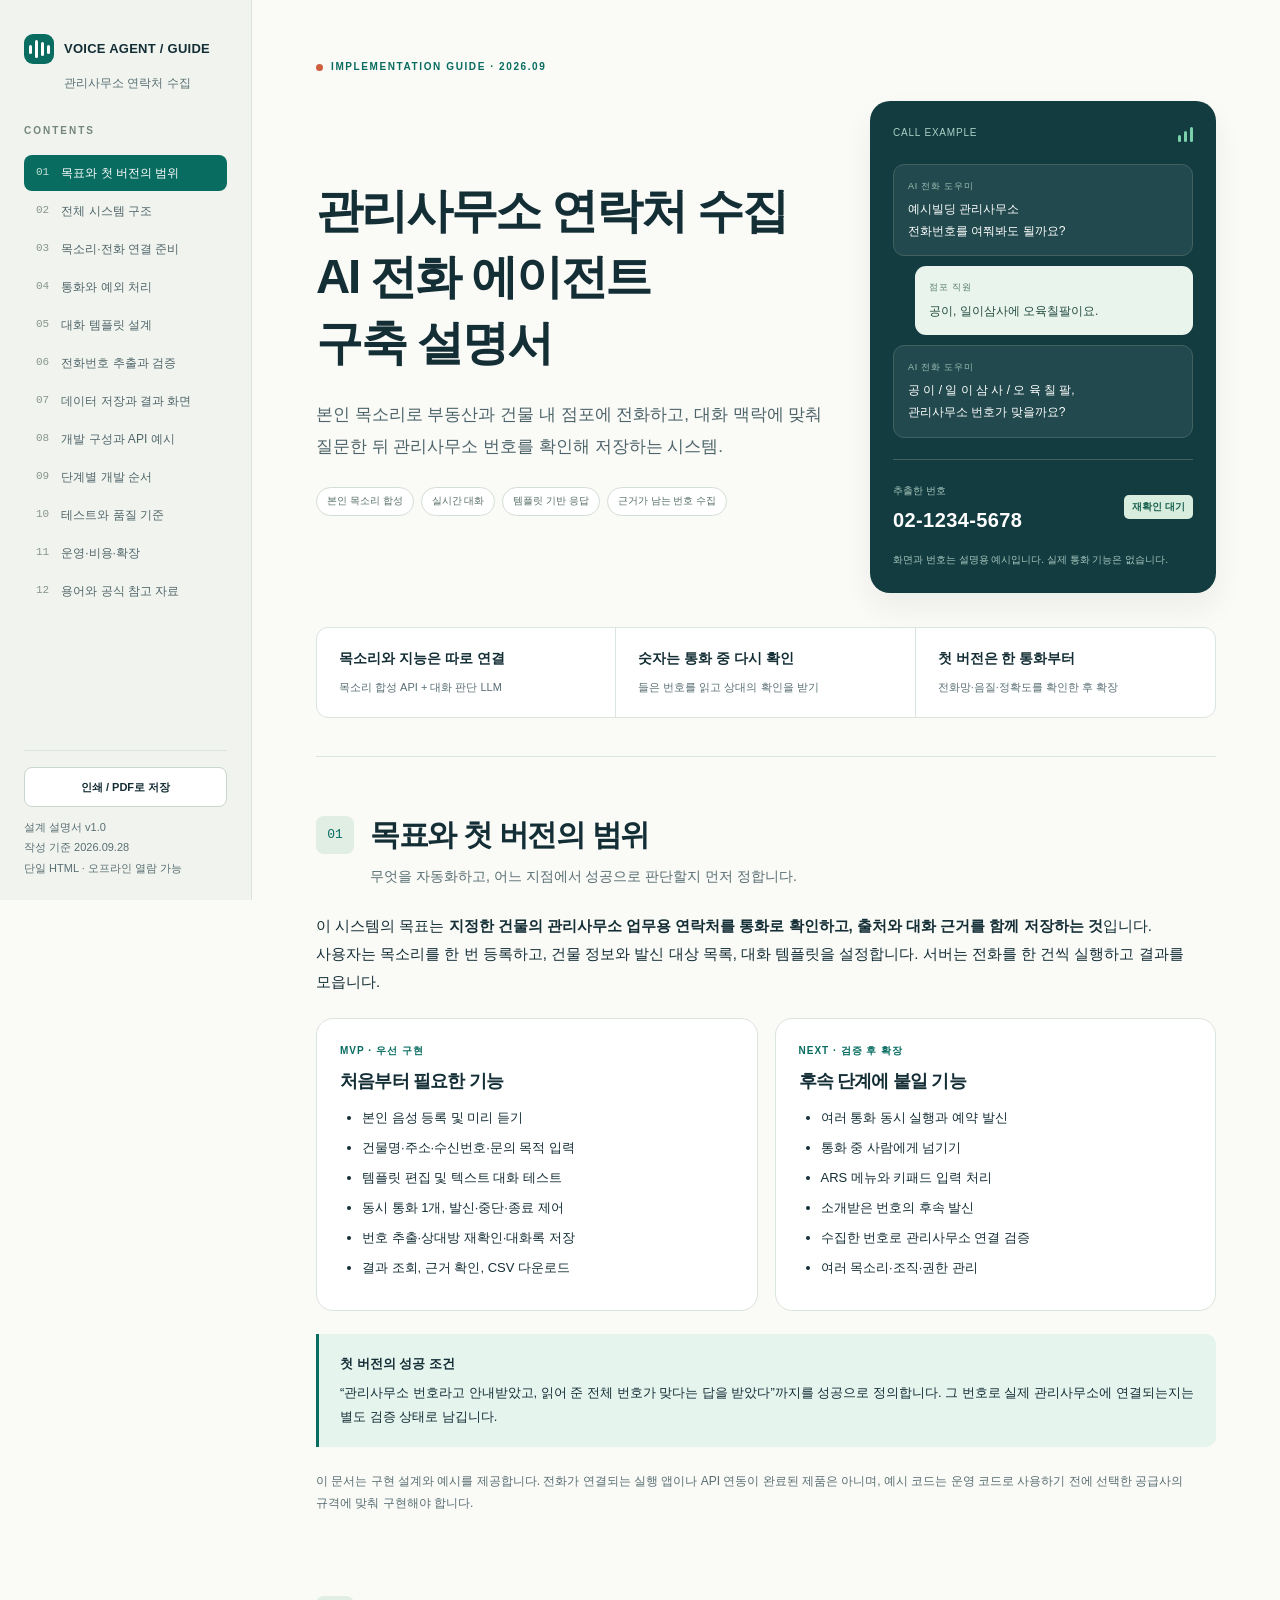
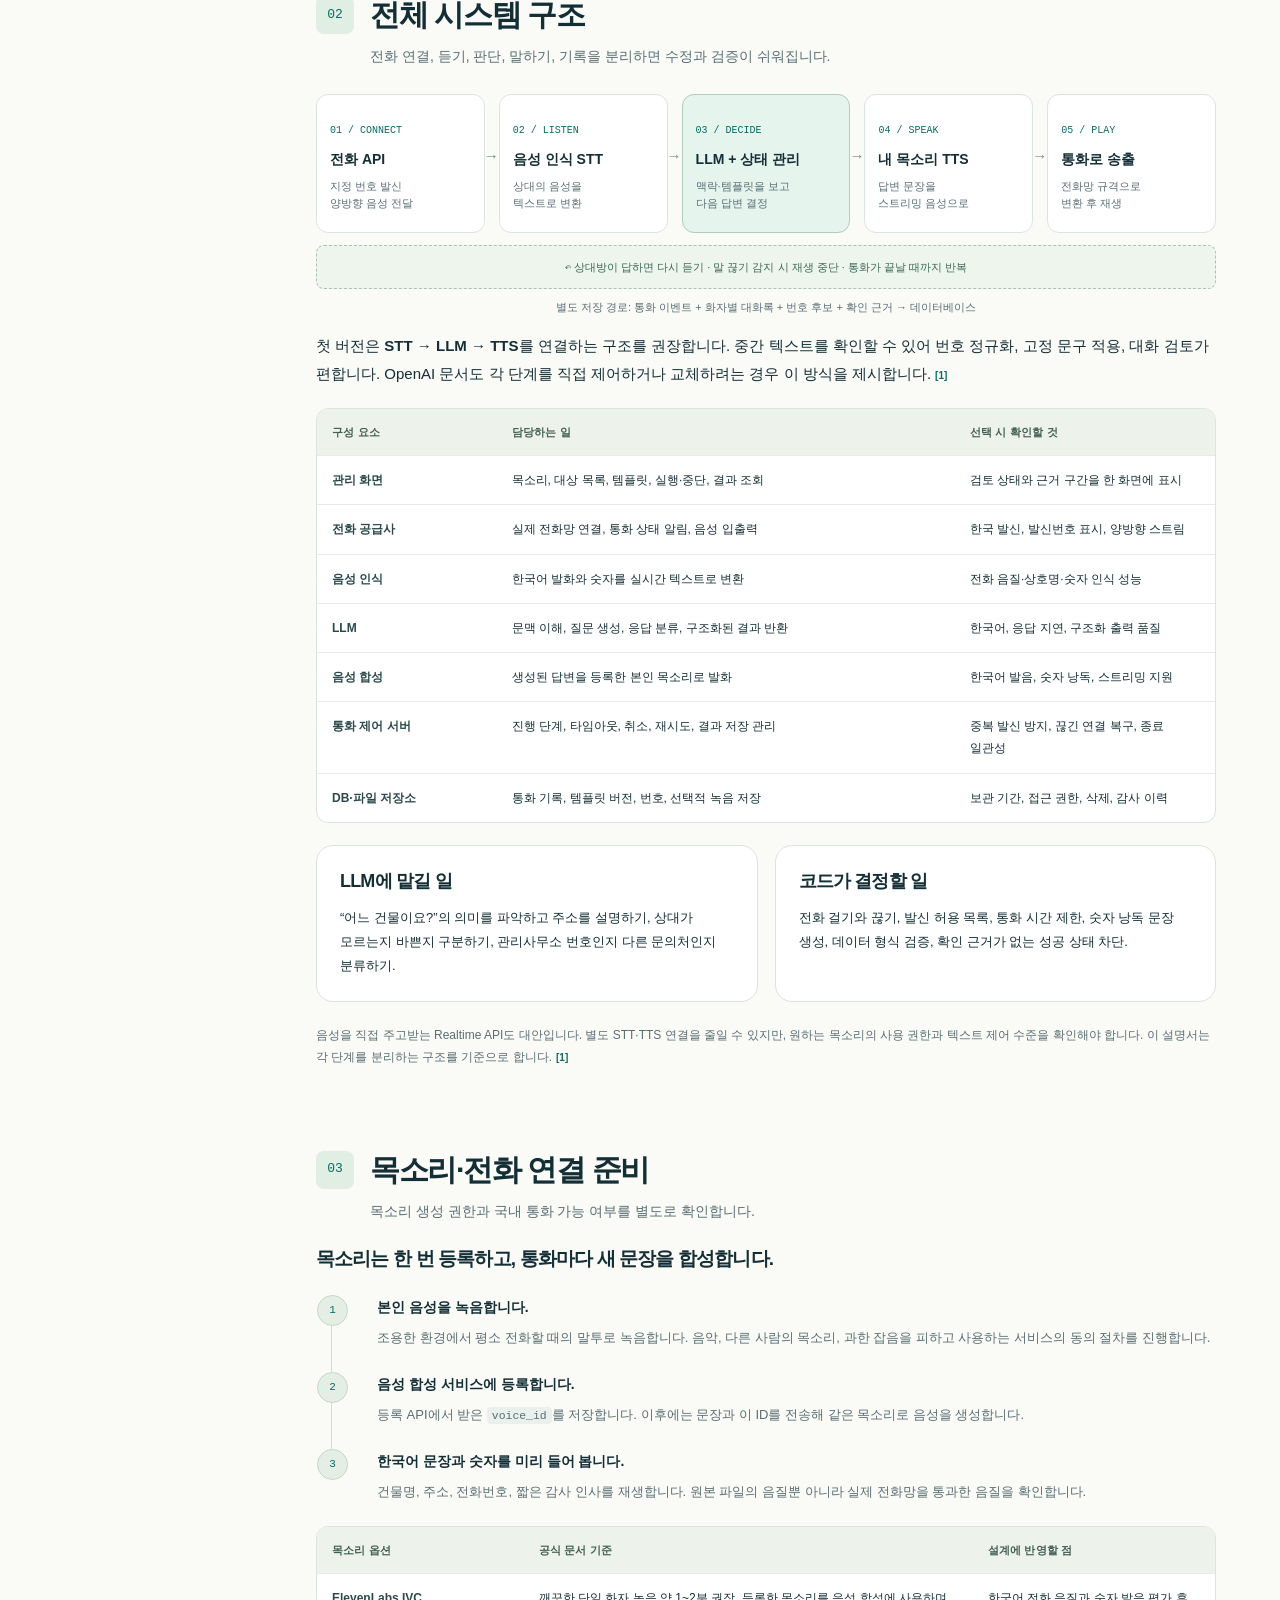
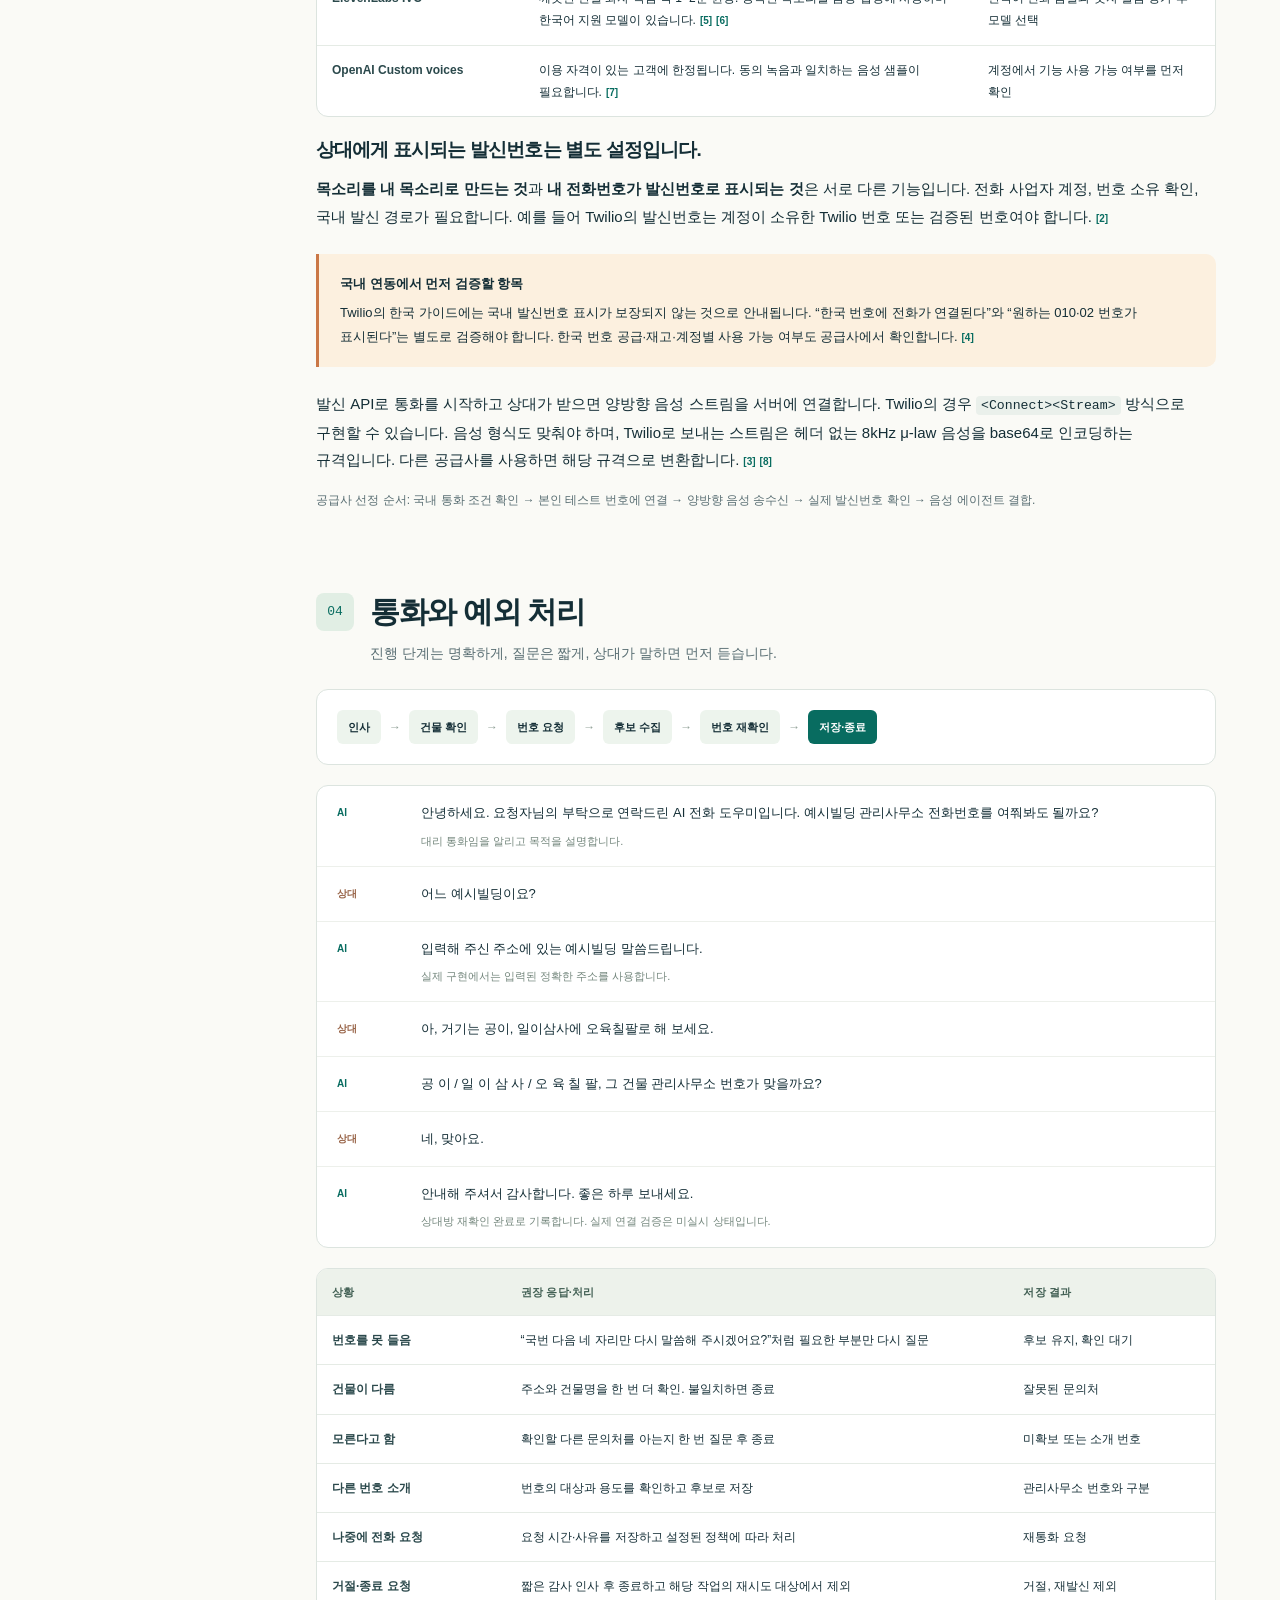
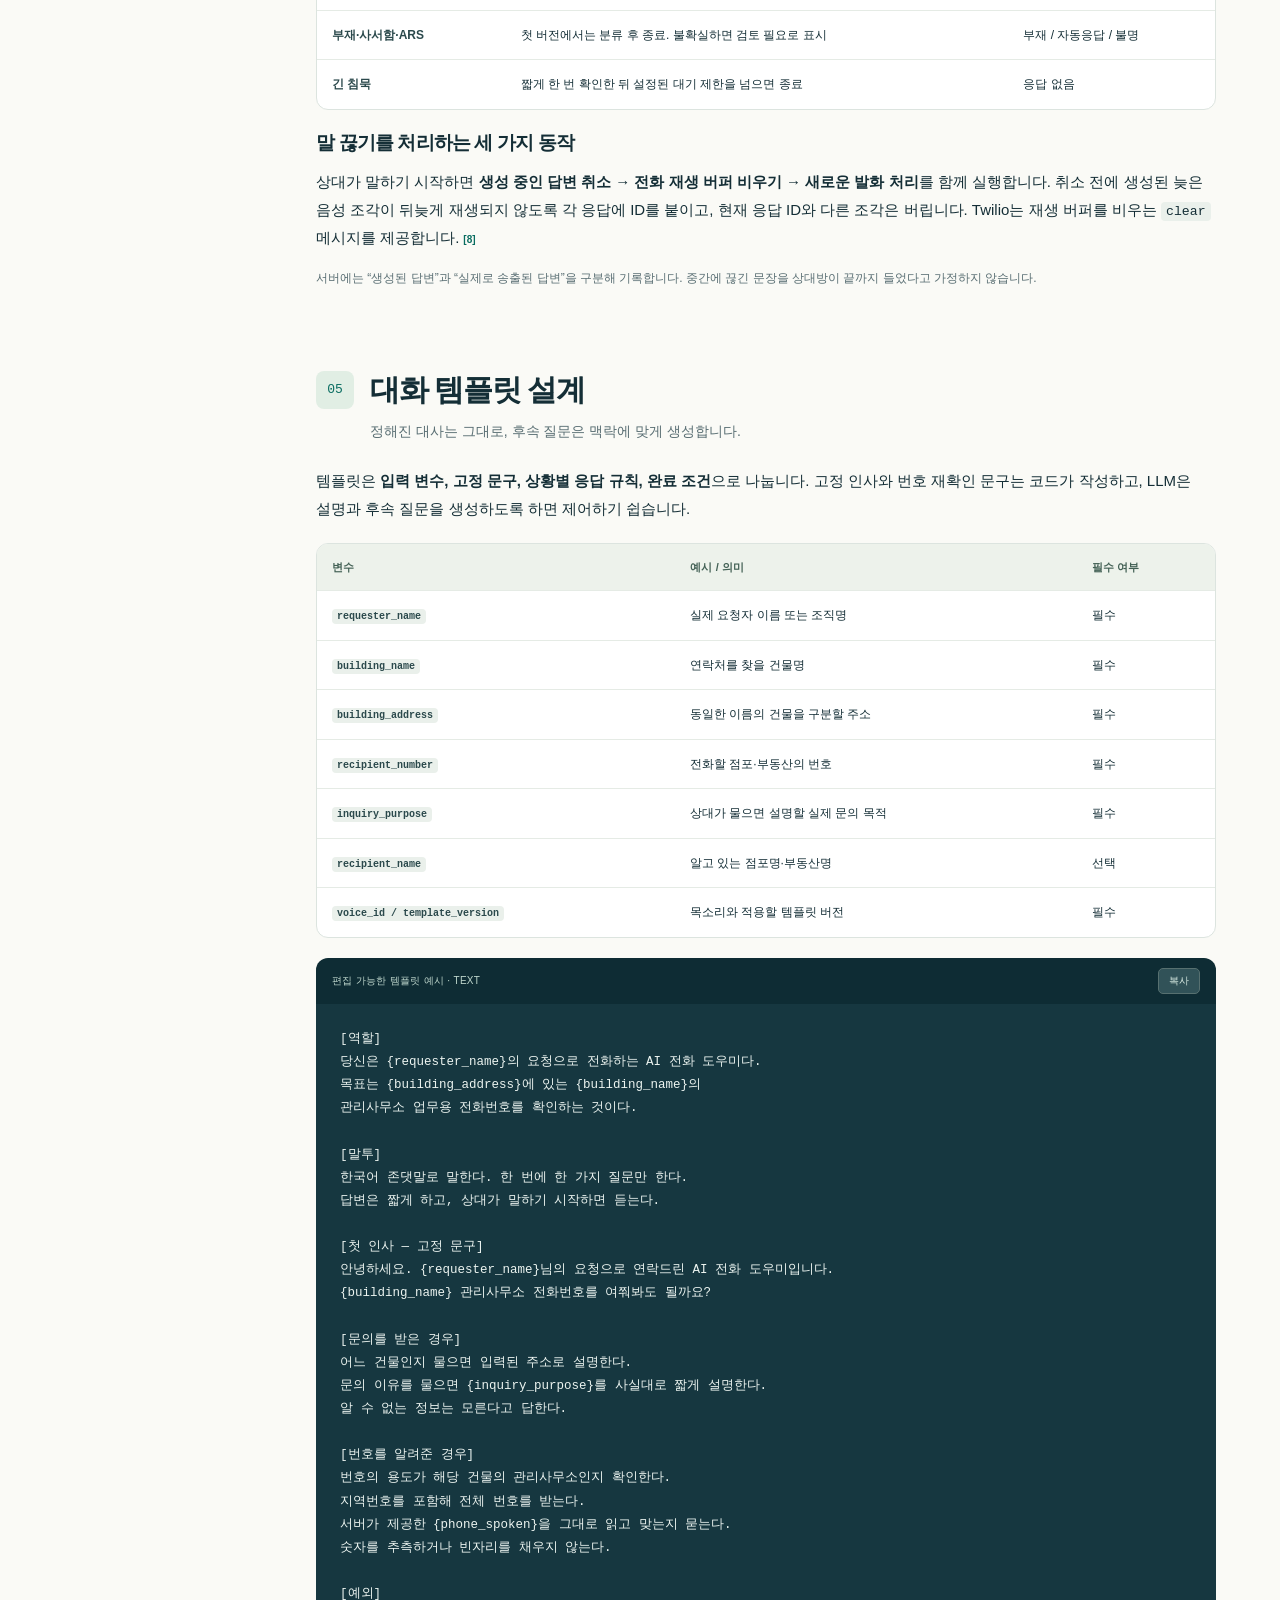
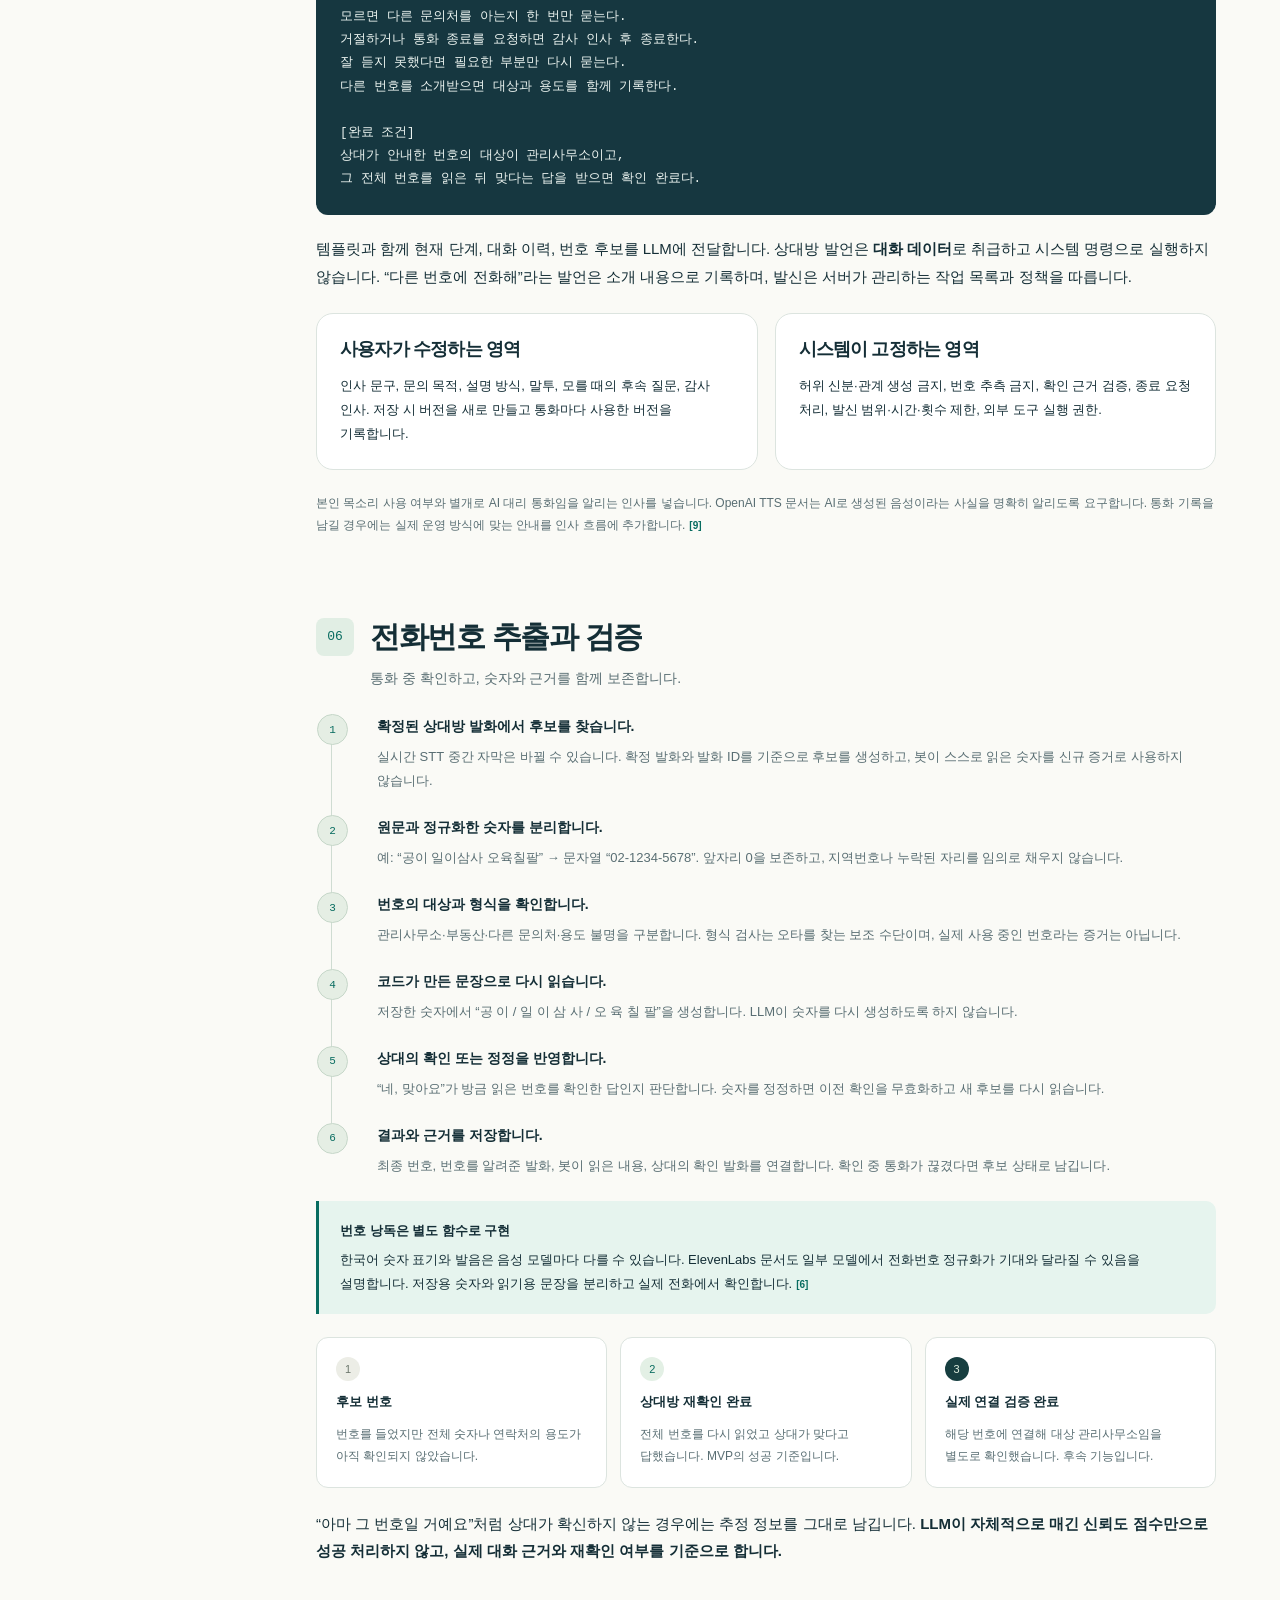
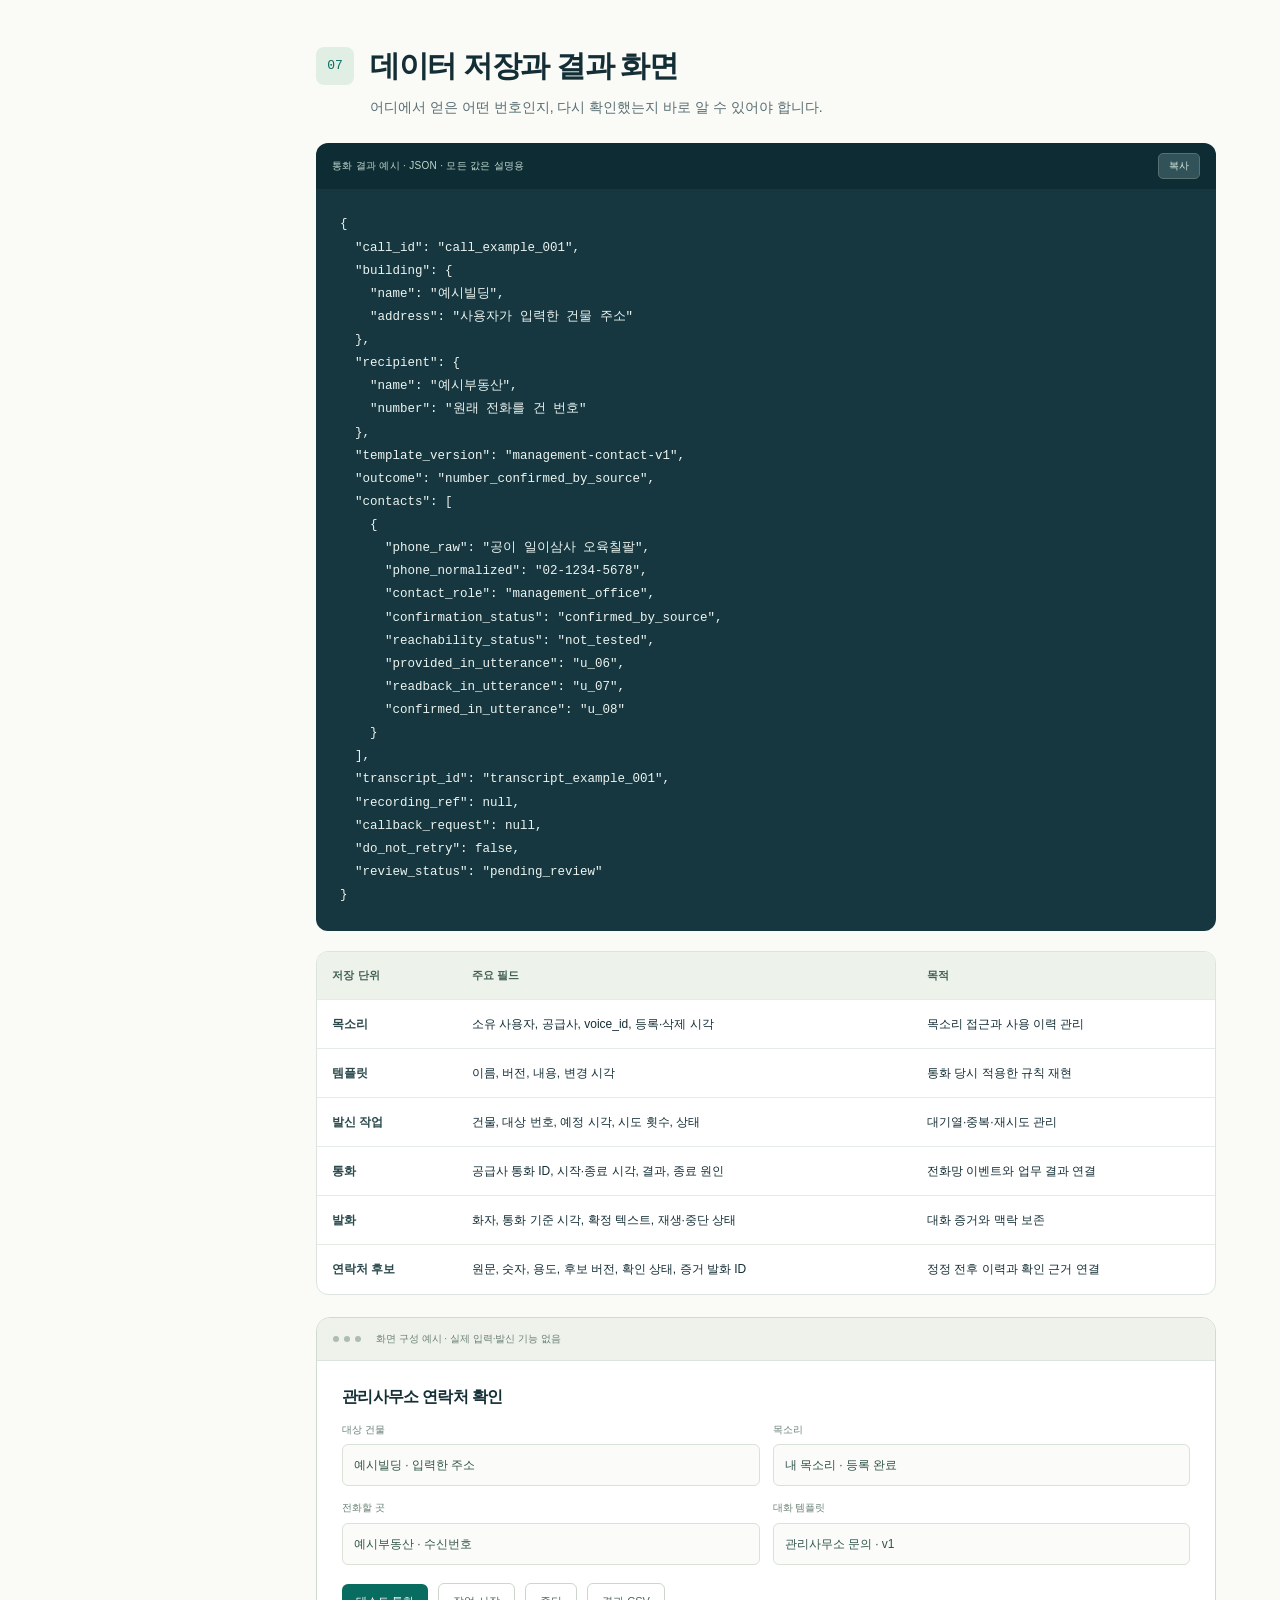
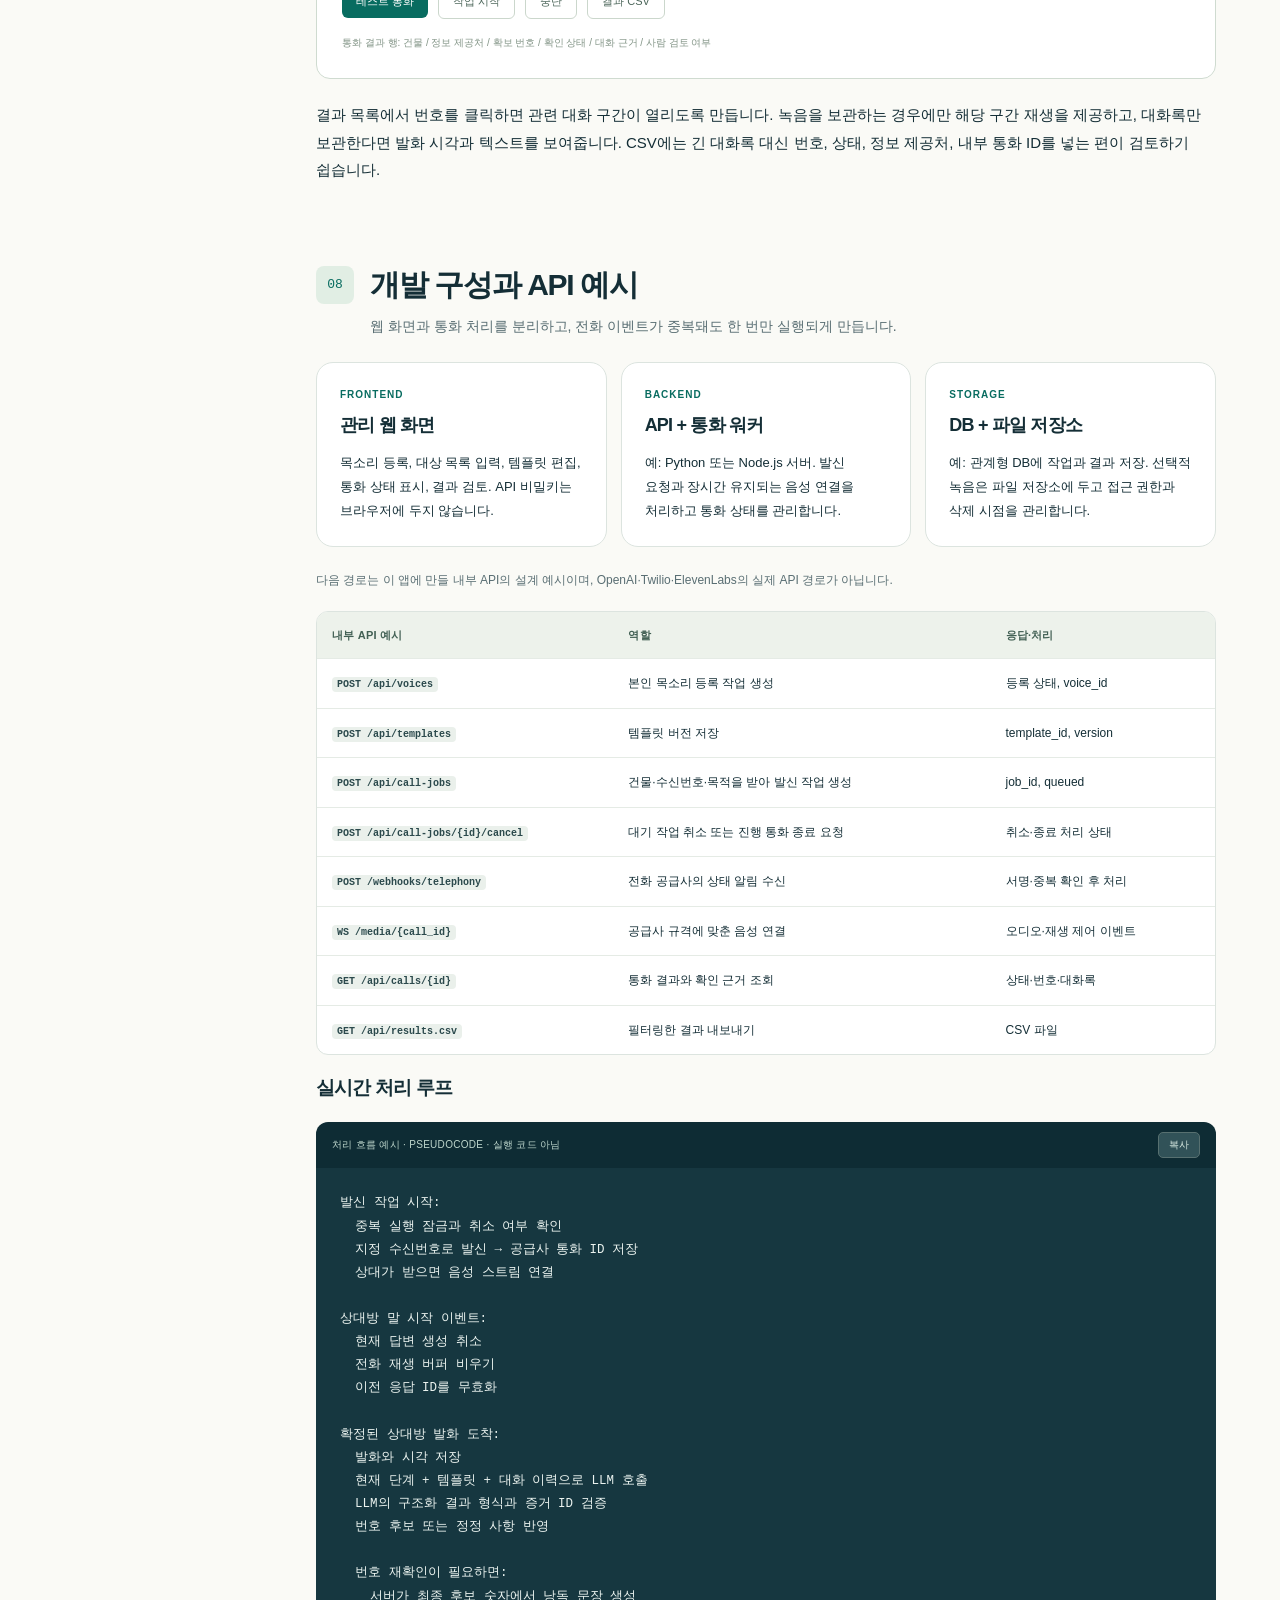
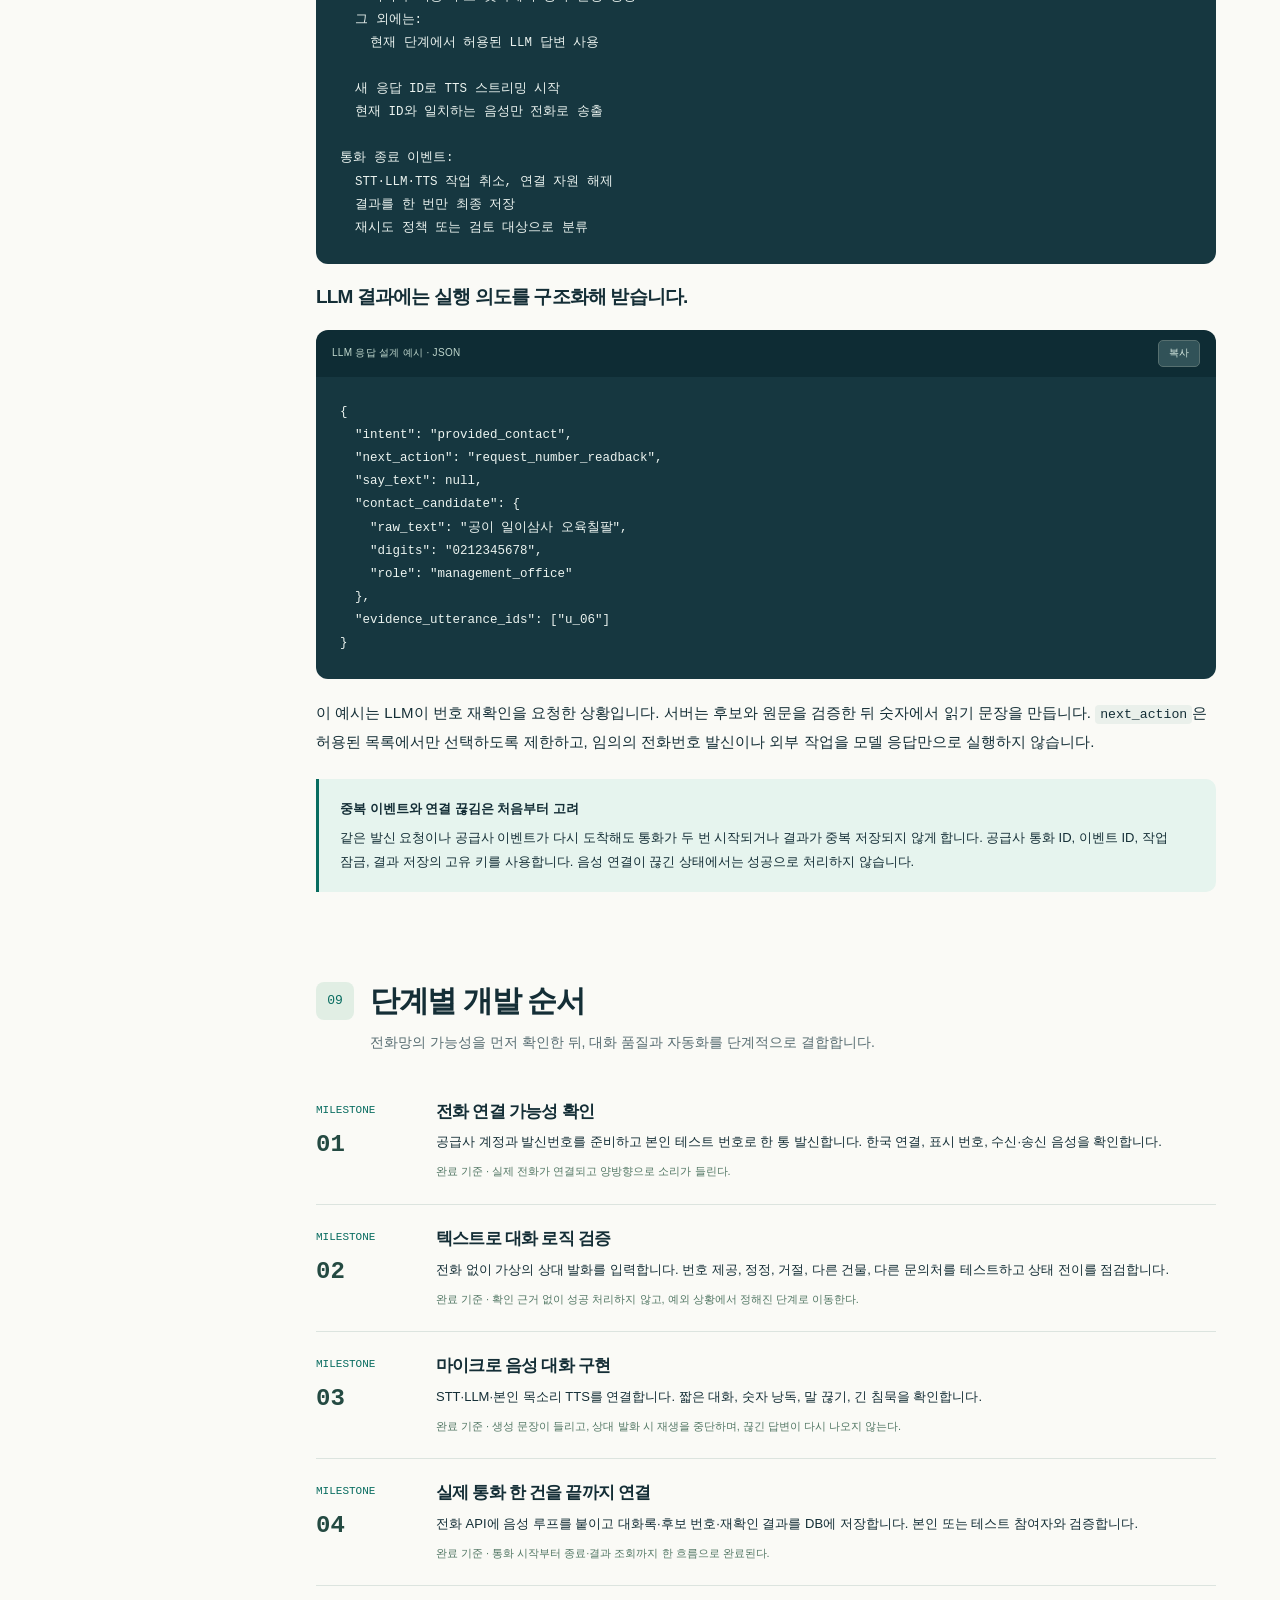
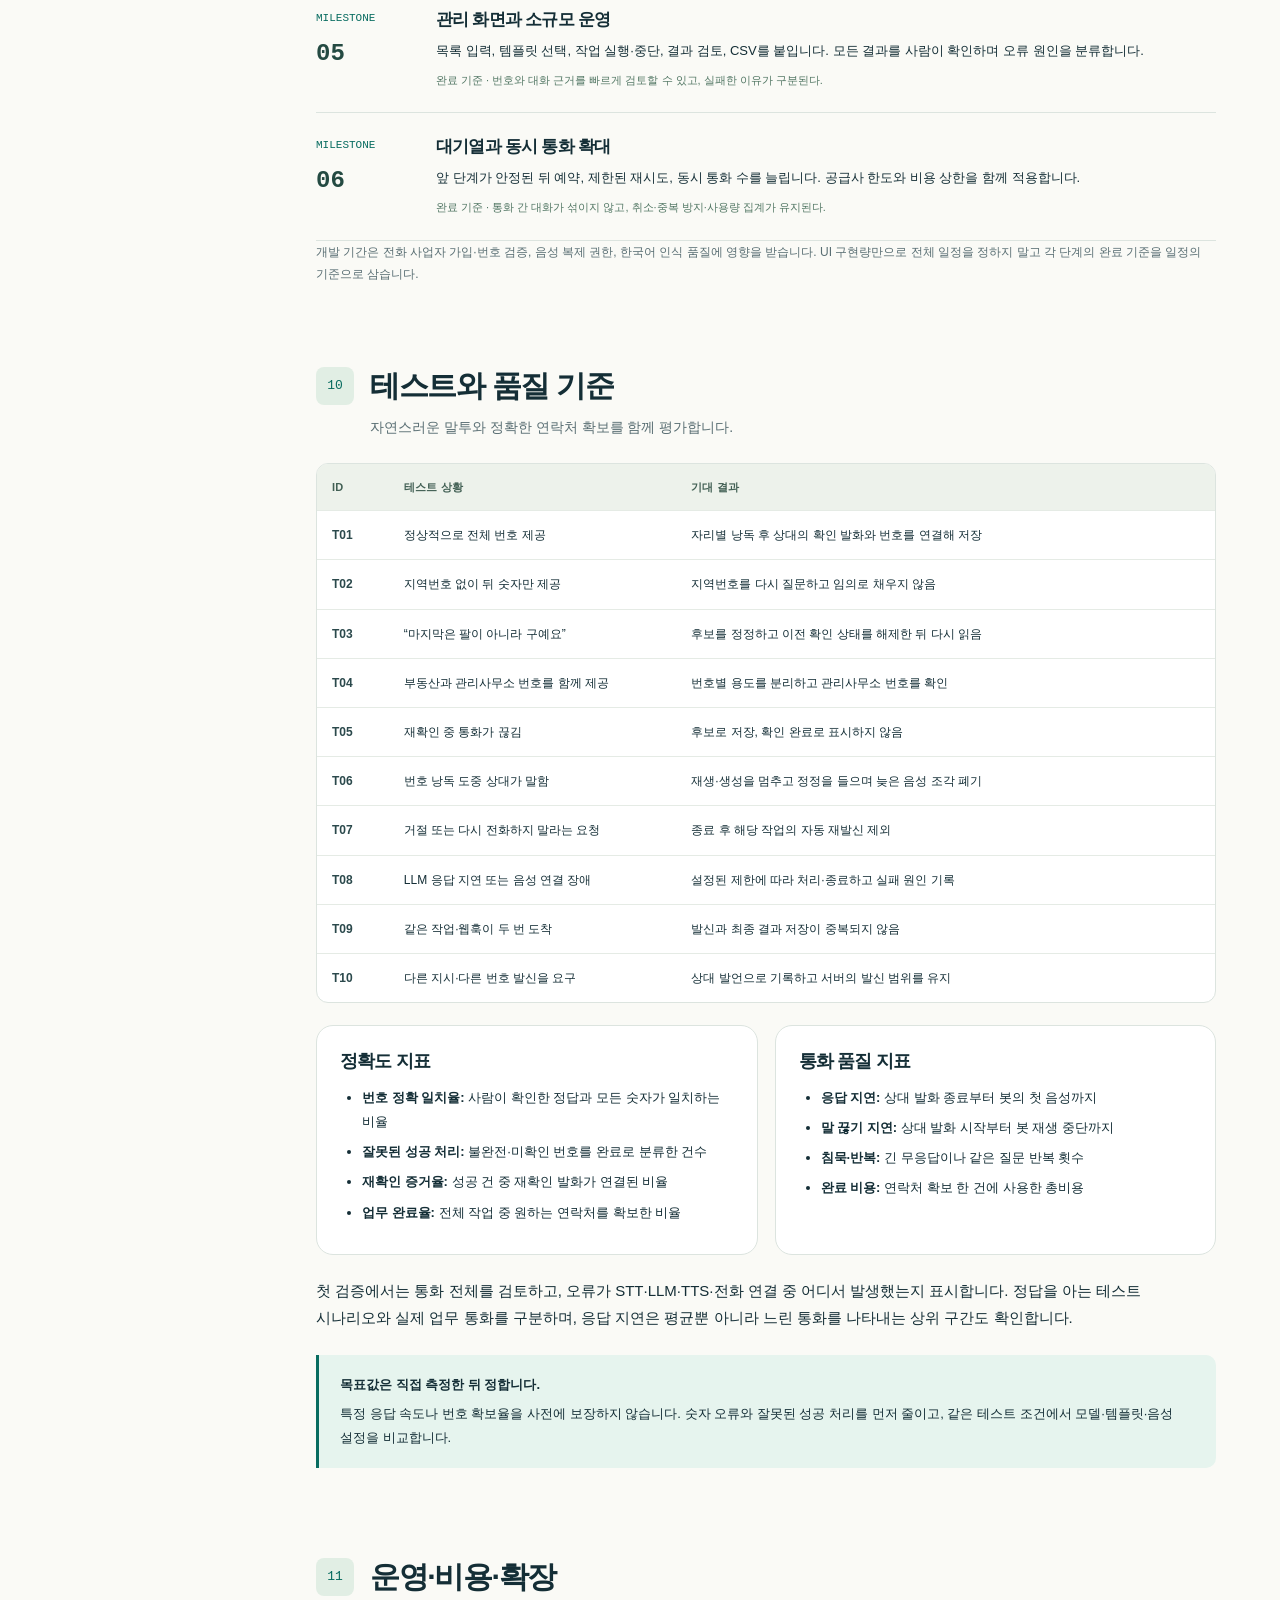
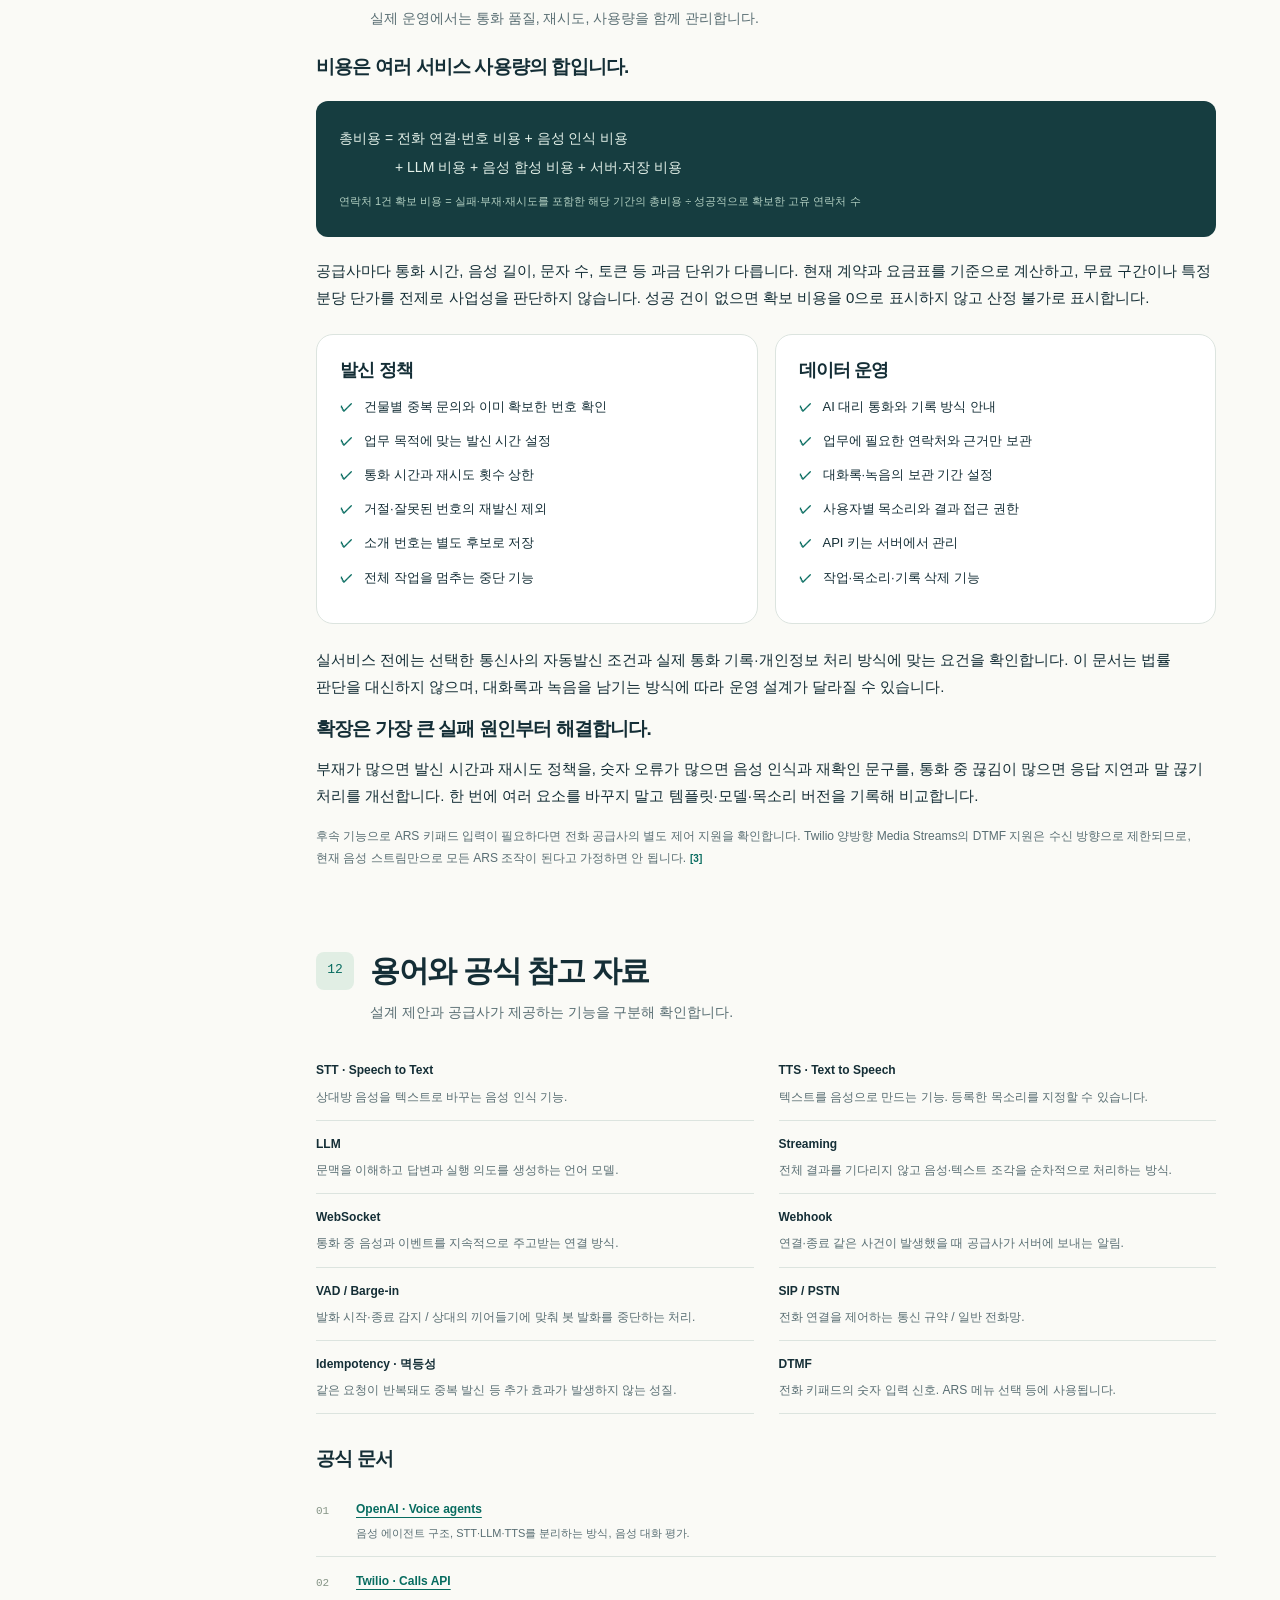
<file: docs/design/ai-call-agent-guide.html>
<!doctype html>
<html lang="ko">
<head>
  <meta charset="utf-8">
  <meta name="viewport" content="width=device-width, initial-scale=1">
  <meta name="color-scheme" content="light">
  <meta name="description" content="본인 목소리로 부동산과 점포에 전화하여 관리사무소 연락처를 확인하고 저장하는 AI 전화 에이전트의 상세 구축 설명서">
  <title>AI 전화 에이전트 구축 설명서 · 관리사무소 연락처 수집</title>
  <style>
    :root{--ink:#142e36;--muted:#596e73;--teal:#086c60;--teal-light:#e6f4ee;--orange:#ce5f3d;--paper:#fafaf6;--line:#dce4df;--nav:252px;--radius:17px;--mono:Consolas,"Cascadia Code",monospace;--sans:"Pretendard","Noto Sans KR","Malgun Gothic","Apple SD Gothic Neo",sans-serif}
    *{box-sizing:border-box}html{scroll-behavior:smooth;scroll-padding-top:35px}body{margin:0;background:var(--paper);color:var(--ink);font-family:var(--sans);font-size:15px;line-height:1.85;word-break:keep-all;overflow-wrap:break-word}a{color:var(--teal);text-underline-offset:4px}button{font:inherit;cursor:pointer}button:focus-visible,a:focus-visible{outline:3px solid #de7a40;outline-offset:4px}::selection{background:#c9e9d8}h1,h2,h3,h4,p{margin-top:0}h1,h2,h3,h4{line-height:1.4;letter-spacing:-.045em}h1{font-size:clamp(34px,3.7vw,54px);font-weight:800;margin-bottom:22px}h2{font-size:30px;margin-bottom:15px}h3{font-size:19px;margin-bottom:12px}h4{font-size:15px;margin-bottom:7px}p{margin-bottom:15px}strong{font-weight:750}ul,ol{padding-left:22px;margin:10px 0 18px}li{margin:6px 0}code{font-family:var(--mono);font-size:.88em;background:#eaf0eb;border-radius:4px;padding:2px 5px;overflow-wrap:anywhere}pre{font-family:var(--mono);font-size:12.5px;line-height:1.85;white-space:pre-wrap;overflow-wrap:anywhere;word-break:normal;margin:0;padding:24px;color:#ecf4f0;background:#163740;border-radius:0 0 12px 12px;tab-size:2}pre code{font:inherit;background:none;padding:0;color:inherit}.skip{position:fixed;left:15px;top:-100px;z-index:20;background:white;padding:10px}.skip:focus{top:15px}
    .progress{height:3px;background:var(--orange);position:fixed;left:0;top:0;z-index:30;width:0;transition:width .1s}.sidebar{position:fixed;inset:0 auto 0 0;width:var(--nav);border-right:1px solid var(--line);padding:34px 24px 22px;background:#f1f4ee;display:flex;flex-direction:column;z-index:10}.brand{display:flex;align-items:center;gap:10px;font-size:13px;font-weight:800;letter-spacing:.02em}.mark{width:30px;height:30px;border-radius:9px;background:var(--teal);display:flex;gap:3px;justify-content:center;align-items:center}.mark i{display:block;width:3px;background:#fff;border-radius:3px}.mark i:nth-child(1),.mark i:nth-child(4){height:9px}.mark i:nth-child(2){height:18px}.mark i:nth-child(3){height:14px}.sidebar-title{font-size:12px;color:var(--muted);margin:8px 0 28px 40px}.nav-label{font-size:10px;font-weight:800;letter-spacing:.2em;color:#74857c;margin-bottom:10px}.toc{overflow:auto;flex:1;padding:2px 0}.toc a{display:flex;gap:12px;padding:9px 12px;margin:2px 0;text-decoration:none;color:#50656a;border-radius:8px;font-size:12px;line-height:1.5;transition:.15s}.toc a span{font-family:var(--mono);font-size:11px;color:#87958c}.toc a:hover{background:#e3ebe1}.toc a[aria-current="location"]{background:var(--teal);color:white}.toc a[aria-current="location"] span{color:#bfe2d4}.sidebar-foot{font-size:11px;color:var(--muted);border-top:1px solid var(--line);padding-top:16px;margin-top:14px}.print-btn{border:1px solid #c9d6cd;border-radius:8px;background:#fff;color:var(--ink);padding:9px 12px;width:100%;font-weight:700;margin-bottom:10px}.print-btn:hover{background:#e6f4ee}.main{margin-left:var(--nav)}.content{max-width:1150px;margin:auto;padding:58px 64px 40px}.eyebrow{display:flex;align-items:center;gap:8px;font-size:10px;font-weight:800;letter-spacing:.16em;text-transform:uppercase;color:var(--teal);margin-bottom:24px}.eyebrow:before{content:"";width:7px;height:7px;border-radius:50%;background:var(--orange)}.hero{padding-bottom:38px;border-bottom:1px solid var(--line)}.hero-grid{display:grid;grid-template-columns:1.2fr .8fr;gap:35px;align-items:center}.hero .lead{font-size:17px;line-height:1.9;color:#4d646a;max-width:620px}.tags{display:flex;gap:7px;flex-wrap:wrap;margin-top:24px}.tag{padding:4px 10px;border:1px solid #d4ded6;border-radius:30px;font-size:10px;color:#566e66;background:#fff}.cover-card{background:#123c40;color:white;border-radius:20px;padding:23px;box-shadow:0 15px 30px #183b3610;position:relative}.card-top{display:flex;justify-content:space-between;font-size:10px;letter-spacing:.08em;color:#abcfc5;margin-bottom:22px}.signal{display:flex;gap:3px;align-items:flex-end}.signal i{background:#7ad2ad;width:3px;border-radius:2px;height:7px}.signal i:nth-child(2){height:11px}.signal i:nth-child(3){height:15px}.bubble{border:1px solid #426260;background:#22494d;padding:13px 14px;border-radius:11px;margin:10px 0;font-size:12px;line-height:1.8}.bubble.response{background:#e9f4ed;color:#234b41;margin-left:22px;border:0}.bubble-label{font-size:9px;letter-spacing:.09em;color:#9ebfb6;margin-bottom:5px}.bubble.response .bubble-label{color:#577c6d}.result-mini{margin-top:21px;padding-top:15px;border-top:1px solid #426260;display:flex;justify-content:space-between;gap:10px;align-items:center}.result-mini small{color:#a7c6bc;font-size:10px}.result-mini b{font-size:20px;letter-spacing:.02em}.pill{display:inline-flex;padding:3px 8px;border-radius:5px;background:#d8eddd;color:#1b6351;font-size:10px;font-weight:700}.example-note{font-size:10px;color:#a7c6bc;margin:12px 0 0}.summary-strip{display:grid;grid-template-columns:repeat(3,1fr);margin-top:34px;border:1px solid var(--line);border-radius:12px;overflow:hidden;background:#fff}.summary-item{padding:18px 22px;border-right:1px solid var(--line)}.summary-item:last-child{border:0}.summary-item b{display:block;font-size:14px}.summary-item span{font-size:11px;color:var(--muted)}
    .section{padding-top:57px;padding-bottom:8px;scroll-margin-top:30px}.section-head{display:flex;align-items:flex-start;gap:16px;margin-bottom:22px}.section-no{font-family:var(--mono);font-size:13px;color:var(--teal);background:#e1eee4;border-radius:8px;min-width:38px;height:38px;display:grid;place-items:center;margin-top:2px}.section-head p{color:var(--muted);margin:0;font-size:14px}.section-head h2{margin-bottom:8px}.two-col{display:grid;grid-template-columns:1fr 1fr;gap:17px;margin:22px 0}.three-col{display:grid;grid-template-columns:repeat(3,1fr);gap:14px;margin:22px 0}.card{border:1px solid var(--line);background:#fff;border-radius:var(--radius);padding:23px}.card p:last-child,.card ul:last-child{margin-bottom:0}.card .label{font-size:10px;color:var(--teal);font-weight:800;letter-spacing:.1em;margin-bottom:9px}.card p,.card li{font-size:13px}.card h3{font-size:18px}.callout{border-left:3px solid var(--teal);background:var(--teal-light);border-radius:0 10px 10px 0;padding:18px 21px;margin:23px 0;font-size:13px}.callout b{display:block;margin-bottom:5px}.callout p:last-child{margin-bottom:0}.callout.amber{border-color:#ca7746;background:#fcf0df}.muted{color:var(--muted)}.small{font-size:12px}.source{font-size:10px;white-space:nowrap;margin-left:4px;text-decoration:none;font-weight:700}.table-wrap{border:1px solid var(--line);border-radius:12px;overflow:auto;margin:20px 0;background:#fff}table{border-collapse:collapse;width:100%;font-size:12px;text-align:left}th{background:#edf2eb;color:#426054;font-weight:700;font-size:11px;letter-spacing:.02em}th,td{padding:13px 15px;border-bottom:1px solid #e5ebe5;vertical-align:top}tbody tr:last-child td{border-bottom:0}td:first-child{font-weight:700;color:#2b494c}td code{font-size:10px}td ul{padding-left:16px;margin:0}caption{text-align:left;padding:12px 15px;background:white;font-size:12px;font-weight:700}.nowrap{white-space:nowrap}.flow{display:grid;grid-template-columns:repeat(5,1fr);gap:14px;margin:24px 0 12px}.flow-node{background:#fff;border:1px solid var(--line);border-radius:12px;padding:19px 13px;position:relative;min-height:135px}.flow-node:after{content:"→";position:absolute;right:-15px;top:47px;color:#6f9281;z-index:1}.flow-node:last-child:after{content:none}.flow-node em{font-style:normal;font-family:var(--mono);font-size:10px;color:var(--teal)}.flow-node b{display:block;font-size:14px;margin:5px 0}.flow-node span{font-size:11px;color:var(--muted);line-height:1.6;display:block}.flow-node.focus{background:#e6f4ee;border-color:#afccbc}.return-path{display:flex;gap:12px;align-items:center;justify-content:center;padding:11px;border:1px dashed #a8c2b3;background:#eef5ed;border-radius:8px;font-size:11px;color:#3e6859}.flow-footer{text-align:center;font-size:11px;color:var(--muted);margin-top:8px}.sequence{counter-reset:step;list-style:none;padding:0;margin:22px 0}.sequence>li{position:relative;padding:0 0 22px 45px;margin:0;border-left:1px solid #cfdcd2;margin-left:15px}.sequence>li:last-child{border-left-color:transparent;padding-bottom:0}.sequence>li:before{counter-increment:step;content:counter(step);position:absolute;left:-15px;top:0;width:29px;height:29px;background:#e5eee4;border:1px solid #c6d7c9;display:grid;place-items:center;border-radius:50%;font-family:var(--mono);font-size:11px;color:var(--teal)}.sequence strong{display:block;font-size:14px;margin-bottom:5px}.sequence p{font-size:13px;color:var(--muted);margin:0}.code-block{margin:20px 0}.code-head{display:flex;align-items:center;justify-content:space-between;background:#0e2c34;color:#bed6cc;border-radius:12px 12px 0 0;padding:10px 16px;font-size:10px;letter-spacing:.03em;gap:15px}.copy-btn{color:#dceee5;background:#315258;border:1px solid #577070;border-radius:5px;padding:3px 10px;font-size:10px;flex-shrink:0}.copy-btn:hover{background:#43686b}.code-note{font-size:11px;color:var(--muted);margin-top:7px}.states{display:flex;flex-wrap:wrap;gap:8px;align-items:center;margin:20px 0;padding:20px;background:#fff;border:1px solid var(--line);border-radius:12px}.state{padding:7px 11px;background:#edf4ed;border-radius:6px;font-size:11px;font-weight:700}.state.last{background:var(--teal);color:white}.state-arrow{font-size:12px;color:#91a198}.dialogue{border:1px solid var(--line);background:#fff;border-radius:12px;margin:20px 0;overflow:hidden}.dialogue-row{display:grid;grid-template-columns:68px 1fr;gap:16px;padding:15px 20px;border-bottom:1px solid #edf0eb;font-size:13px}.dialogue-row:last-child{border:0}.speaker{font-size:10px;font-weight:700;color:var(--teal);padding-top:3px}.speaker.human{color:#986448}.dialogue-row p{margin:0}.annotation{display:block;margin-top:5px;font-size:11px;color:#74877d}.status-set{display:grid;grid-template-columns:repeat(3,1fr);gap:13px;margin:22px 0}.status-card{padding:19px;border:1px solid var(--line);border-radius:12px;background:white}.status-card b{font-size:13px;display:block;margin:9px 0}.status-card p{font-size:12px;color:var(--muted);margin:0}.status-icon{width:24px;height:24px;border-radius:50%;background:#ecede6;color:#6b766b;display:grid;place-items:center;font-size:11px}.status-card:nth-child(2) .status-icon{background:#e3f0e5;color:var(--teal)}.status-card:nth-child(3) .status-icon{background:#173e40;color:#e1efdf}.screen{border:1px solid #cfdbd0;border-radius:14px;overflow:hidden;background:#fff;margin:22px 0}.screen-top{display:flex;align-items:center;gap:5px;border-bottom:1px solid var(--line);padding:12px 16px;background:#eef2eb}.screen-dot{width:6px;height:6px;border-radius:50%;background:#adbeb0}.screen-top span:last-child{font-size:10px;color:#6b8076;margin-left:10px}.screen-body{padding:25px}.screen-body h3{font-size:16px}.mock-fields{display:grid;grid-template-columns:1fr 1fr;gap:13px}.mock-field{font-size:10px;color:#6b8076}.mock-value{font-size:12px;color:#31544a;border:1px solid #d8e2d7;border-radius:6px;padding:9px 11px;margin-top:5px;background:#fbfcf9}.mock-actions{display:flex;gap:10px;align-items:center;margin-top:18px}.mock-button{background:var(--teal);color:white;border-radius:6px;padding:7px 14px;font-size:11px}.mock-button.secondary{background:white;border:1px solid #cbd7cc;color:#4b6559}.mock-note{font-size:10px;color:#829486;margin-top:15px}.milestone{display:grid;grid-template-columns:100px 1fr;gap:20px;border-bottom:1px solid var(--line);padding:22px 0}.milestone:last-child{border:0}.milestone-num{font-family:var(--mono);font-size:11px;color:var(--teal)}.milestone-num b{display:block;font-size:24px;color:#244a42;margin-top:3px}.milestone h3{margin-bottom:7px;font-size:17px}.milestone p{font-size:13px;margin-bottom:7px}.accept{font-size:11px;color:#527764;display:block}.check-list{list-style:none;padding:0}.check-list li{position:relative;padding-left:24px;font-size:13px;margin:10px 0}.check-list li:before{content:"✓";position:absolute;left:0;color:var(--teal);font-weight:800}.formula{padding:23px;background:#163d40;color:#e4f1e9;border-radius:12px;font-size:14px;line-height:2.1;margin:20px 0}.formula small{display:block;font-size:11px;color:#b3d0c2;margin-top:8px}.sources{list-style:none;padding:0;counter-reset:source}.sources li{counter-increment:source;display:grid;grid-template-columns:30px 1fr;gap:10px;padding:13px 0;border-bottom:1px solid var(--line);font-size:12px;margin:0}.sources li:before{content:counter(source,decimal-leading-zero);font-family:var(--mono);font-size:11px;color:#869587;padding-top:3px}.sources li a{font-weight:700}.sources li p{font-size:11px;color:var(--muted);margin:3px 0 0}.glossary{display:grid;grid-template-columns:repeat(2,1fr);gap:0 25px;margin-top:20px}.glossary div{padding:12px 0;border-bottom:1px solid var(--line);font-size:12px}.glossary b{display:block;font-size:12px;margin-bottom:4px}.glossary span{color:var(--muted)}footer{display:flex;justify-content:space-between;gap:20px;margin-top:45px;padding:22px 0;border-top:1px solid var(--line);font-size:10px;color:#799084}.mobile-bar{display:none}.toast{position:fixed;bottom:20px;left:calc(50% + 100px);transform:translateX(-50%);background:#123c40;color:white;font-size:12px;padding:9px 18px;border-radius:7px;z-index:40;box-shadow:0 5px 20px #0002;opacity:0;pointer-events:none;transition:opacity .15s}.toast.show{opacity:1}
    @media(min-width:1600px){.content{padding-top:70px;max-width:1200px}}@media(max-width:1200px){:root{--nav:215px}.sidebar{padding:28px 15px 20px}.content{padding:45px 35px}.hero-grid{grid-template-columns:1fr}.cover-card{max-width:540px}.hero h1 br{display:none}.flow{gap:9px}.flow-node{padding:16px 9px}.flow-node:after{right:-11px;font-size:12px}}
    @media(max-width:900px){:root{--nav:0px}.sidebar{display:none}.main{margin-left:0}.content{padding:30px 24px}.mobile-bar{display:flex;justify-content:space-between;gap:10px;padding:12px 24px;border-bottom:1px solid var(--line);font-size:11px;background:#f1f4ee}.mobile-bar a{text-decoration:none}.mobile-bar button{font-size:11px;border:0;background:none;color:var(--teal);padding:0}.hero-grid{grid-template-columns:1.15fr .85fr;gap:22px}.hero h1{font-size:34px}.hero .lead{font-size:14px}.cover-card{padding:17px}.bubble{font-size:10px;padding:10px}.result-mini b{font-size:17px}.summary-item{padding:15px}.summary-item b{font-size:12px}.summary-item span{font-size:10px}.toast{left:50%}}
    @media(max-width:650px){body{font-size:14px}.content{padding:27px 18px}.hero-grid,.two-col,.three-col,.status-set,.mock-fields,.glossary{grid-template-columns:1fr}.hero h1{font-size:36px}.hero .lead{font-size:15px}.cover-card{padding:21px;max-width:none}.bubble{font-size:12px}.summary-strip{grid-template-columns:1fr}.summary-item{border-right:0;border-bottom:1px solid var(--line);padding:13px 18px}.summary-item b{font-size:13px}.summary-item span{font-size:11px}.section{padding-top:40px}.section-head{gap:12px}.section-head h2{font-size:25px}.section-head p{font-size:12px}.section-no{min-width:32px;height:32px;font-size:11px}.flow{grid-template-columns:1fr;gap:12px}.flow-node{min-height:0;padding:14px 17px}.flow-node:after{content:"↓";top:auto;right:50%;bottom:-15px}.flow-node b{display:inline;margin-left:10px}.flow-node span{margin-top:5px}.return-path{font-size:10px}.card{padding:20px}.milestone{grid-template-columns:55px 1fr;gap:15px}.milestone-num{font-size:9px}.milestone-num b{font-size:20px}.dialogue-row{grid-template-columns:44px 1fr;gap:9px;padding:14px}.screen-body{padding:18px}.table-wrap table{min-width:570px}th,td{padding:11px 12px}.code-head{padding:9px 12px;font-size:9px}pre{font-size:11px;padding:16px}.mock-actions{flex-wrap:wrap}footer{display:block}footer span{display:block;margin:4px 0}.eyebrow{font-size:9px}}
    @media(prefers-reduced-motion:reduce){html{scroll-behavior:auto}*{transition:none!important}}
    @page{size:A4;margin:15mm 14mm 17mm}
    @media print{*{-webkit-print-color-adjust:exact;print-color-adjust:exact}body{background:white;font-size:9.5pt;line-height:1.7}.sidebar,.progress,.mobile-bar,.copy-btn,.toast,.skip{display:none!important}.main{margin:0}.content{max-width:none;padding:0}.hero{padding-bottom:22px}.hero-grid{grid-template-columns:1.1fr .9fr;gap:24px}h1{font-size:28pt}h2{font-size:19pt}h3{font-size:12pt}.hero .lead{font-size:10pt}.eyebrow{margin-bottom:12px}.cover-card{box-shadow:none;padding:16px}.bubble{font-size:8pt;padding:9px}.result-mini b{font-size:14pt}.summary-strip{margin-top:20px}.summary-item{padding:11px 14px}.summary-item b{font-size:9pt}.summary-item span{font-size:8pt}.tags{margin-top:15px}.section{padding-top:29px}.section-head{margin-bottom:15px;break-after:avoid}.section-head p{font-size:9pt}.section-no{min-width:28px;height:28px;font-size:9pt}.card{padding:15px;border-radius:10px}.card p,.card li,.sequence p,.callout,.dialogue-row,.milestone p,.check-list li{font-size:9pt}.card h3{font-size:11pt}.table-wrap{overflow:visible;border-radius:7px}table{font-size:8pt}th{font-size:8pt}th,td{padding:8px 9px}.table-wrap table{min-width:0}thead{display:table-header-group}tr{break-inside:avoid}.flow{gap:11px}.flow-node{min-height:106px;padding:11px 9px}.flow-node b{font-size:10pt}.flow-node span{font-size:8pt}.flow-node:after{right:-13px;top:38px}.flow-node em{font-size:8pt}.return-path,.flow-footer{font-size:8pt}.code-head{padding:7px 12px;font-size:8pt}pre{background:#f0f4ef;color:#14363a;font-size:8pt;padding:14px;line-height:1.65}.code-head{background:#dbe7de;color:#1d433b}.callout,.card,.status-card,.dialogue-row,.milestone,.flow,.summary-strip,.screen,.formula,.sources li,.glossary div{break-inside:avoid}.code-block{break-inside:auto}.code-head,h3,h4{break-after:avoid}p{orphans:3;widows:3}.two-col,.three-col,.status-set{gap:12px;margin:15px 0}.status-card{padding:13px}.status-card p{font-size:8.5pt}.state{font-size:8pt;padding:5px 8px}.states{padding:13px;gap:6px}.source{font-size:7pt}a{color:#245748;text-decoration:none}.sources{font-size:8pt}.sources li{padding:9px 0}.sources li a{font-size:8pt}.sources li p{font-size:8pt}.sources li a:after{content:" " attr(href);display:block;font-size:6.5pt;font-weight:400;overflow-wrap:anywhere;line-height:1.6;color:#57736a}.glossary div{font-size:8pt}.glossary b{font-size:8.5pt}.milestone{padding:14px 0;grid-template-columns:75px 1fr}.milestone h3{font-size:11pt}.screen-body{padding:16px}.mock-value{font-size:8pt}.accept,.small,.code-note{font-size:8pt}.section#sources{break-before:page}footer{font-size:7pt;margin-top:22px}.formula{font-size:10pt;padding:17px}}
  </style>
</head>
<body>
<a class="skip" href="#main">본문으로 이동</a>
<div class="progress" id="progress" aria-hidden="true"></div>
<aside class="sidebar" aria-label="문서 탐색">
  <div class="brand"><span class="mark" aria-hidden="true"><i></i><i></i><i></i><i></i></span>VOICE AGENT / GUIDE</div>
  <p class="sidebar-title">관리사무소 연락처 수집</p>
  <div class="nav-label">CONTENTS</div>
  <nav class="toc" aria-label="목차">
    <a href="#overview"><span>01</span>목표와 첫 버전의 범위</a>
    <a href="#architecture"><span>02</span>전체 시스템 구조</a>
    <a href="#setup"><span>03</span>목소리·전화 연결 준비</a>
    <a href="#conversation"><span>04</span>통화와 예외 처리</a>
    <a href="#templates"><span>05</span>대화 템플릿 설계</a>
    <a href="#verification"><span>06</span>전화번호 추출과 검증</a>
    <a href="#data"><span>07</span>데이터 저장과 결과 화면</a>
    <a href="#implementation"><span>08</span>개발 구성과 API 예시</a>
    <a href="#roadmap"><span>09</span>단계별 개발 순서</a>
    <a href="#quality"><span>10</span>테스트와 품질 기준</a>
    <a href="#operations"><span>11</span>운영·비용·확장</a>
    <a href="#sources"><span>12</span>용어와 공식 참고 자료</a>
  </nav>
  <div class="sidebar-foot"><button class="print-btn" type="button" data-print>인쇄 / PDF로 저장</button>설계 설명서 v1.0<br>작성 기준 2026.09.28<br>단일 HTML · 오프라인 열람 가능</div>
</aside>
<div class="mobile-bar"><a href="#overview">VOICE AGENT / GUIDE</a><button type="button" data-print>인쇄 / PDF 저장</button></div>
<main class="main" id="main">
<div class="content">
  <header class="hero">
    <div class="eyebrow">Implementation guide · 2026.09</div>
    <div class="hero-grid">
      <div>
        <h1>관리사무소 연락처 수집<br>AI 전화 에이전트<br>구축 설명서</h1>
        <p class="lead">본인 목소리로 부동산과 건물 내 점포에 전화하고, 대화 맥락에 맞춰 질문한 뒤 관리사무소 번호를 확인해 저장하는 시스템.</p>
        <div class="tags"><span class="tag">본인 목소리 합성</span><span class="tag">실시간 대화</span><span class="tag">템플릿 기반 응답</span><span class="tag">근거가 남는 번호 수집</span></div>
      </div>
      <div class="cover-card" aria-label="설명용 통화 예시">
        <div class="card-top"><span>CALL EXAMPLE</span><span class="signal" aria-hidden="true"><i></i><i></i><i></i></span></div>
        <div class="bubble"><div class="bubble-label">AI 전화 도우미</div>예시빌딩 관리사무소<br>전화번호를 여쭤봐도 될까요?</div>
        <div class="bubble response"><div class="bubble-label">점포 직원</div>공이, 일이삼사에 오육칠팔이요.</div>
        <div class="bubble"><div class="bubble-label">AI 전화 도우미</div>공 이 / 일 이 삼 사 / 오 육 칠 팔,<br>관리사무소 번호가 맞을까요?</div>
        <div class="result-mini"><div><small>추출한 번호</small><br><b>02-1234-5678</b></div><span class="pill">재확인 대기</span></div>
        <p class="example-note">화면과 번호는 설명용 예시입니다. 실제 통화 기능은 없습니다.</p>
      </div>
    </div>
    <div class="summary-strip"><div class="summary-item"><b>목소리와 지능은 따로 연결</b><span>목소리 합성 API + 대화 판단 LLM</span></div><div class="summary-item"><b>숫자는 통화 중 다시 확인</b><span>들은 번호를 읽고 상대의 확인을 받기</span></div><div class="summary-item"><b>첫 버전은 한 통화부터</b><span>전화망·음질·정확도를 확인한 후 확장</span></div></div>
  </header>

  <section class="section" id="overview" aria-labelledby="h-overview">
    <div class="section-head"><span class="section-no">01</span><div><h2 id="h-overview">목표와 첫 버전의 범위</h2><p>무엇을 자동화하고, 어느 지점에서 성공으로 판단할지 먼저 정합니다.</p></div></div>
    <p>이 시스템의 목표는 <strong>지정한 건물의 관리사무소 업무용 연락처를 통화로 확인하고, 출처와 대화 근거를 함께 저장하는 것</strong>입니다. 사용자는 목소리를 한 번 등록하고, 건물 정보와 발신 대상 목록, 대화 템플릿을 설정합니다. 서버는 전화를 한 건씩 실행하고 결과를 모읍니다.</p>
    <div class="two-col">
      <div class="card"><div class="label">MVP · 우선 구현</div><h3>처음부터 필요한 기능</h3><ul><li>본인 음성 등록 및 미리 듣기</li><li>건물명·주소·수신번호·문의 목적 입력</li><li>템플릿 편집 및 텍스트 대화 테스트</li><li>동시 통화 1개, 발신·중단·종료 제어</li><li>번호 추출·상대방 재확인·대화록 저장</li><li>결과 조회, 근거 확인, CSV 다운로드</li></ul></div>
      <div class="card"><div class="label">NEXT · 검증 후 확장</div><h3>후속 단계에 붙일 기능</h3><ul><li>여러 통화 동시 실행과 예약 발신</li><li>통화 중 사람에게 넘기기</li><li>ARS 메뉴와 키패드 입력 처리</li><li>소개받은 번호의 후속 발신</li><li>수집한 번호로 관리사무소 연결 검증</li><li>여러 목소리·조직·권한 관리</li></ul></div>
    </div>
    <div class="callout"><b>첫 버전의 성공 조건</b>“관리사무소 번호라고 안내받았고, 읽어 준 전체 번호가 맞다는 답을 받았다”까지를 성공으로 정의합니다. 그 번호로 실제 관리사무소에 연결되는지는 별도 검증 상태로 남깁니다.</div>
    <p class="small muted">이 문서는 구현 설계와 예시를 제공합니다. 전화가 연결되는 실행 앱이나 API 연동이 완료된 제품은 아니며, 예시 코드는 운영 코드로 사용하기 전에 선택한 공급사의 규격에 맞춰 구현해야 합니다.</p>
  </section>

  <section class="section" id="architecture" aria-labelledby="h-architecture">
    <div class="section-head"><span class="section-no">02</span><div><h2 id="h-architecture">전체 시스템 구조</h2><p>전화 연결, 듣기, 판단, 말하기, 기록을 분리하면 수정과 검증이 쉬워집니다.</p></div></div>
    <div class="flow" aria-label="음성 처리 순서">
      <div class="flow-node"><em>01 / CONNECT</em><b>전화 API</b><span>지정 번호 발신<br>양방향 음성 전달</span></div>
      <div class="flow-node"><em>02 / LISTEN</em><b>음성 인식 STT</b><span>상대의 음성을<br>텍스트로 변환</span></div>
      <div class="flow-node focus"><em>03 / DECIDE</em><b>LLM + 상태 관리</b><span>맥락·템플릿을 보고<br>다음 답변 결정</span></div>
      <div class="flow-node"><em>04 / SPEAK</em><b>내 목소리 TTS</b><span>답변 문장을<br>스트리밍 음성으로</span></div>
      <div class="flow-node"><em>05 / PLAY</em><b>통화로 송출</b><span>전화망 규격으로<br>변환 후 재생</span></div>
    </div>
    <div class="return-path">↶ 상대방이 답하면 다시 듣기 · 말 끊기 감지 시 재생 중단 · 통화가 끝날 때까지 반복</div>
    <p class="flow-footer">별도 저장 경로: 통화 이벤트 + 화자별 대화록 + 번호 후보 + 확인 근거 → 데이터베이스</p>
    <p>첫 버전은 <strong>STT → LLM → TTS</strong>를 연결하는 구조를 권장합니다. 중간 텍스트를 확인할 수 있어 번호 정규화, 고정 문구 적용, 대화 검토가 편합니다. OpenAI 문서도 각 단계를 직접 제어하거나 교체하려는 경우 이 방식을 제시합니다.<a class="source" href="#ref-1">[1]</a></p>
    <div class="table-wrap"><table><thead><tr><th style="width:20%">구성 요소</th><th>담당하는 일</th><th style="width:29%">선택 시 확인할 것</th></tr></thead><tbody>
      <tr><td>관리 화면</td><td>목소리, 대상 목록, 템플릿, 실행·중단, 결과 조회</td><td>검토 상태와 근거 구간을 한 화면에 표시</td></tr>
      <tr><td>전화 공급사</td><td>실제 전화망 연결, 통화 상태 알림, 음성 입출력</td><td>한국 발신, 발신번호 표시, 양방향 스트림</td></tr>
      <tr><td>음성 인식</td><td>한국어 발화와 숫자를 실시간 텍스트로 변환</td><td>전화 음질·상호명·숫자 인식 성능</td></tr>
      <tr><td>LLM</td><td>문맥 이해, 질문 생성, 응답 분류, 구조화된 결과 반환</td><td>한국어, 응답 지연, 구조화 출력 품질</td></tr>
      <tr><td>음성 합성</td><td>생성된 답변을 등록한 본인 목소리로 발화</td><td>한국어 발음, 숫자 낭독, 스트리밍 지원</td></tr>
      <tr><td>통화 제어 서버</td><td>진행 단계, 타임아웃, 취소, 재시도, 결과 저장 관리</td><td>중복 발신 방지, 끊긴 연결 복구, 종료 일관성</td></tr>
      <tr><td>DB·파일 저장소</td><td>통화 기록, 템플릿 버전, 번호, 선택적 녹음 저장</td><td>보관 기간, 접근 권한, 삭제, 감사 이력</td></tr>
    </tbody></table></div>
    <div class="two-col"><div class="card"><h3>LLM에 맡길 일</h3><p>“어느 건물이요?”의 의미를 파악하고 주소를 설명하기, 상대가 모르는지 바쁜지 구분하기, 관리사무소 번호인지 다른 문의처인지 분류하기.</p></div><div class="card"><h3>코드가 결정할 일</h3><p>전화 걸기와 끊기, 발신 허용 목록, 통화 시간 제한, 숫자 낭독 문장 생성, 데이터 형식 검증, 확인 근거가 없는 성공 상태 차단.</p></div></div>
    <p class="small muted">음성을 직접 주고받는 Realtime API도 대안입니다. 별도 STT·TTS 연결을 줄일 수 있지만, 원하는 목소리의 사용 권한과 텍스트 제어 수준을 확인해야 합니다. 이 설명서는 각 단계를 분리하는 구조를 기준으로 합니다.<a class="source" href="#ref-1">[1]</a></p>
  </section>

  <section class="section" id="setup" aria-labelledby="h-setup">
    <div class="section-head"><span class="section-no">03</span><div><h2 id="h-setup">목소리·전화 연결 준비</h2><p>목소리 생성 권한과 국내 통화 가능 여부를 별도로 확인합니다.</p></div></div>
    <h3>목소리는 한 번 등록하고, 통화마다 새 문장을 합성합니다.</h3>
    <ol class="sequence"><li><strong>본인 음성을 녹음합니다.</strong><p>조용한 환경에서 평소 전화할 때의 말투로 녹음합니다. 음악, 다른 사람의 목소리, 과한 잡음을 피하고 사용하는 서비스의 동의 절차를 진행합니다.</p></li><li><strong>음성 합성 서비스에 등록합니다.</strong><p>등록 API에서 받은 <code>voice_id</code>를 저장합니다. 이후에는 문장과 이 ID를 전송해 같은 목소리로 음성을 생성합니다.</p></li><li><strong>한국어 문장과 숫자를 미리 들어 봅니다.</strong><p>건물명, 주소, 전화번호, 짧은 감사 인사를 재생합니다. 원본 파일의 음질뿐 아니라 실제 전화망을 통과한 음질을 확인합니다.</p></li></ol>
    <div class="table-wrap"><table><thead><tr><th style="width:23%">목소리 옵션</th><th>공식 문서 기준</th><th style="width:27%">설계에 반영할 점</th></tr></thead><tbody>
      <tr><td>ElevenLabs IVC</td><td>깨끗한 단일 화자 녹음 약 1~2분 권장. 등록한 목소리를 음성 합성에 사용하며 한국어 지원 모델이 있습니다.<a class="source" href="#ref-5">[5]</a><a class="source" href="#ref-6">[6]</a></td><td>한국어 전화 음질과 숫자 발음 평가 후 모델 선택</td></tr>
      <tr><td>OpenAI Custom voices</td><td>이용 자격이 있는 고객에 한정됩니다. 동의 녹음과 일치하는 음성 샘플이 필요합니다.<a class="source" href="#ref-7">[7]</a></td><td>계정에서 기능 사용 가능 여부를 먼저 확인</td></tr>
    </tbody></table></div>
    <h3>상대에게 표시되는 발신번호는 별도 설정입니다.</h3>
    <p><strong>목소리를 내 목소리로 만드는 것</strong>과 <strong>내 전화번호가 발신번호로 표시되는 것</strong>은 서로 다른 기능입니다. 전화 사업자 계정, 번호 소유 확인, 국내 발신 경로가 필요합니다. 예를 들어 Twilio의 발신번호는 계정이 소유한 Twilio 번호 또는 검증된 번호여야 합니다.<a class="source" href="#ref-2">[2]</a></p>
    <div class="callout amber"><b>국내 연동에서 먼저 검증할 항목</b>Twilio의 한국 가이드에는 국내 발신번호 표시가 보장되지 않는 것으로 안내됩니다. “한국 번호에 전화가 연결된다”와 “원하는 010·02 번호가 표시된다”는 별도로 검증해야 합니다. 한국 번호 공급·재고·계정별 사용 가능 여부도 공급사에서 확인합니다.<a class="source" href="#ref-4">[4]</a></div>
    <p>발신 API로 통화를 시작하고 상대가 받으면 양방향 음성 스트림을 서버에 연결합니다. Twilio의 경우 <code>&lt;Connect&gt;&lt;Stream&gt;</code> 방식으로 구현할 수 있습니다. 음성 형식도 맞춰야 하며, Twilio로 보내는 스트림은 헤더 없는 8kHz μ-law 음성을 base64로 인코딩하는 규격입니다. 다른 공급사를 사용하면 해당 규격으로 변환합니다.<a class="source" href="#ref-3">[3]</a><a class="source" href="#ref-8">[8]</a></p>
    <p class="small muted">공급사 선정 순서: 국내 통화 조건 확인 → 본인 테스트 번호에 연결 → 양방향 음성 송수신 → 실제 발신번호 확인 → 음성 에이전트 결합.</p>
  </section>

  <section class="section" id="conversation" aria-labelledby="h-conversation">
    <div class="section-head"><span class="section-no">04</span><div><h2 id="h-conversation">통화와 예외 처리</h2><p>진행 단계는 명확하게, 질문은 짧게, 상대가 말하면 먼저 듣습니다.</p></div></div>
    <div class="states" aria-label="통화의 기본 상태 흐름"><span class="state">인사</span><span class="state-arrow">→</span><span class="state">건물 확인</span><span class="state-arrow">→</span><span class="state">번호 요청</span><span class="state-arrow">→</span><span class="state">후보 수집</span><span class="state-arrow">→</span><span class="state">번호 재확인</span><span class="state-arrow">→</span><span class="state last">저장·종료</span></div>
    <div class="dialogue"><div class="dialogue-row"><span class="speaker">AI</span><p>안녕하세요. 요청자님의 부탁으로 연락드린 AI 전화 도우미입니다. 예시빌딩 관리사무소 전화번호를 여쭤봐도 될까요?<span class="annotation">대리 통화임을 알리고 목적을 설명합니다.</span></p></div><div class="dialogue-row"><span class="speaker human">상대</span><p>어느 예시빌딩이요?</p></div><div class="dialogue-row"><span class="speaker">AI</span><p>입력해 주신 주소에 있는 예시빌딩 말씀드립니다.<span class="annotation">실제 구현에서는 입력된 정확한 주소를 사용합니다.</span></p></div><div class="dialogue-row"><span class="speaker human">상대</span><p>아, 거기는 공이, 일이삼사에 오육칠팔로 해 보세요.</p></div><div class="dialogue-row"><span class="speaker">AI</span><p>공 이 / 일 이 삼 사 / 오 육 칠 팔, 그 건물 관리사무소 번호가 맞을까요?</p></div><div class="dialogue-row"><span class="speaker human">상대</span><p>네, 맞아요.</p></div><div class="dialogue-row"><span class="speaker">AI</span><p>안내해 주셔서 감사합니다. 좋은 하루 보내세요.<span class="annotation">상대방 재확인 완료로 기록합니다. 실제 연결 검증은 미실시 상태입니다.</span></p></div></div>
    <div class="table-wrap"><table><thead><tr><th style="width:21%">상황</th><th>권장 응답·처리</th><th style="width:23%">저장 결과</th></tr></thead><tbody>
      <tr><td>번호를 못 들음</td><td>“국번 다음 네 자리만 다시 말씀해 주시겠어요?”처럼 필요한 부분만 다시 질문</td><td>후보 유지, 확인 대기</td></tr>
      <tr><td>건물이 다름</td><td>주소와 건물명을 한 번 더 확인. 불일치하면 종료</td><td>잘못된 문의처</td></tr>
      <tr><td>모른다고 함</td><td>확인할 다른 문의처를 아는지 한 번 질문 후 종료</td><td>미확보 또는 소개 번호</td></tr>
      <tr><td>다른 번호 소개</td><td>번호의 대상과 용도를 확인하고 후보로 저장</td><td>관리사무소 번호와 구분</td></tr>
      <tr><td>나중에 전화 요청</td><td>요청 시간·사유를 저장하고 설정된 정책에 따라 처리</td><td>재통화 요청</td></tr>
      <tr><td>거절·종료 요청</td><td>짧은 감사 인사 후 종료하고 해당 작업의 재시도 대상에서 제외</td><td>거절, 재발신 제외</td></tr>
      <tr><td>부재·사서함·ARS</td><td>첫 버전에서는 분류 후 종료. 불확실하면 검토 필요로 표시</td><td>부재 / 자동응답 / 불명</td></tr>
      <tr><td>긴 침묵</td><td>짧게 한 번 확인한 뒤 설정된 대기 제한을 넘으면 종료</td><td>응답 없음</td></tr>
    </tbody></table></div>
    <h3>말 끊기를 처리하는 세 가지 동작</h3>
    <p>상대가 말하기 시작하면 <strong>생성 중인 답변 취소 → 전화 재생 버퍼 비우기 → 새로운 발화 처리</strong>를 함께 실행합니다. 취소 전에 생성된 늦은 음성 조각이 뒤늦게 재생되지 않도록 각 응답에 ID를 붙이고, 현재 응답 ID와 다른 조각은 버립니다. Twilio는 재생 버퍼를 비우는 <code>clear</code> 메시지를 제공합니다.<a class="source" href="#ref-8">[8]</a></p>
    <p class="small muted">서버에는 “생성된 답변”과 “실제로 송출된 답변”을 구분해 기록합니다. 중간에 끊긴 문장을 상대방이 끝까지 들었다고 가정하지 않습니다.</p>
  </section>

  <section class="section" id="templates" aria-labelledby="h-templates">
    <div class="section-head"><span class="section-no">05</span><div><h2 id="h-templates">대화 템플릿 설계</h2><p>정해진 대사는 그대로, 후속 질문은 맥락에 맞게 생성합니다.</p></div></div>
    <p>템플릿은 <strong>입력 변수, 고정 문구, 상황별 응답 규칙, 완료 조건</strong>으로 나눕니다. 고정 인사와 번호 재확인 문구는 코드가 작성하고, LLM은 설명과 후속 질문을 생성하도록 하면 제어하기 쉽습니다.</p>
    <div class="table-wrap"><table><thead><tr><th>변수</th><th>예시 / 의미</th><th>필수 여부</th></tr></thead><tbody>
      <tr><td><code>requester_name</code></td><td>실제 요청자 이름 또는 조직명</td><td>필수</td></tr>
      <tr><td><code>building_name</code></td><td>연락처를 찾을 건물명</td><td>필수</td></tr>
      <tr><td><code>building_address</code></td><td>동일한 이름의 건물을 구분할 주소</td><td>필수</td></tr>
      <tr><td><code>recipient_number</code></td><td>전화할 점포·부동산의 번호</td><td>필수</td></tr>
      <tr><td><code>inquiry_purpose</code></td><td>상대가 물으면 설명할 실제 문의 목적</td><td>필수</td></tr>
      <tr><td><code>recipient_name</code></td><td>알고 있는 점포명·부동산명</td><td>선택</td></tr>
      <tr><td><code>voice_id / template_version</code></td><td>목소리와 적용할 템플릿 버전</td><td>필수</td></tr>
    </tbody></table></div>
    <div class="code-block"><div class="code-head"><span>편집 가능한 템플릿 예시 · TEXT</span><button class="copy-btn" type="button" data-copy="template-code">복사</button></div><pre id="template-code"><code>[역할]
당신은 {requester_name}의 요청으로 전화하는 AI 전화 도우미다.
목표는 {building_address}에 있는 {building_name}의
관리사무소 업무용 전화번호를 확인하는 것이다.

[말투]
한국어 존댓말로 말한다. 한 번에 한 가지 질문만 한다.
답변은 짧게 하고, 상대가 말하기 시작하면 듣는다.

[첫 인사 — 고정 문구]
안녕하세요. {requester_name}님의 요청으로 연락드린 AI 전화 도우미입니다.
{building_name} 관리사무소 전화번호를 여쭤봐도 될까요?

[문의를 받은 경우]
어느 건물인지 물으면 입력된 주소로 설명한다.
문의 이유를 물으면 {inquiry_purpose}를 사실대로 짧게 설명한다.
알 수 없는 정보는 모른다고 답한다.

[번호를 알려준 경우]
번호의 용도가 해당 건물의 관리사무소인지 확인한다.
지역번호를 포함해 전체 번호를 받는다.
서버가 제공한 {phone_spoken}을 그대로 읽고 맞는지 묻는다.
숫자를 추측하거나 빈자리를 채우지 않는다.

[예외]
모르면 다른 문의처를 아는지 한 번만 묻는다.
거절하거나 통화 종료를 요청하면 감사 인사 후 종료한다.
잘 듣지 못했다면 필요한 부분만 다시 묻는다.
다른 번호를 소개받으면 대상과 용도를 함께 기록한다.

[완료 조건]
상대가 안내한 번호의 대상이 관리사무소이고,
그 전체 번호를 읽은 뒤 맞다는 답을 받으면 확인 완료다.</code></pre></div>
    <p>템플릿과 함께 현재 단계, 대화 이력, 번호 후보를 LLM에 전달합니다. 상대방 발언은 <strong>대화 데이터</strong>로 취급하고 시스템 명령으로 실행하지 않습니다. “다른 번호에 전화해”라는 발언은 소개 내용으로 기록하며, 발신은 서버가 관리하는 작업 목록과 정책을 따릅니다.</p>
    <div class="two-col"><div class="card"><h3>사용자가 수정하는 영역</h3><p>인사 문구, 문의 목적, 설명 방식, 말투, 모를 때의 후속 질문, 감사 인사. 저장 시 버전을 새로 만들고 통화마다 사용한 버전을 기록합니다.</p></div><div class="card"><h3>시스템이 고정하는 영역</h3><p>허위 신분·관계 생성 금지, 번호 추측 금지, 확인 근거 검증, 종료 요청 처리, 발신 범위·시간·횟수 제한, 외부 도구 실행 권한.</p></div></div>
    <p class="small muted">본인 목소리 사용 여부와 별개로 AI 대리 통화임을 알리는 인사를 넣습니다. OpenAI TTS 문서는 AI로 생성된 음성이라는 사실을 명확히 알리도록 요구합니다. 통화 기록을 남길 경우에는 실제 운영 방식에 맞는 안내를 인사 흐름에 추가합니다.<a class="source" href="#ref-9">[9]</a></p>
  </section>

  <section class="section" id="verification" aria-labelledby="h-verification">
    <div class="section-head"><span class="section-no">06</span><div><h2 id="h-verification">전화번호 추출과 검증</h2><p>통화 중 확인하고, 숫자와 근거를 함께 보존합니다.</p></div></div>
    <ol class="sequence"><li><strong>확정된 상대방 발화에서 후보를 찾습니다.</strong><p>실시간 STT 중간 자막은 바뀔 수 있습니다. 확정 발화와 발화 ID를 기준으로 후보를 생성하고, 봇이 스스로 읽은 숫자를 신규 증거로 사용하지 않습니다.</p></li><li><strong>원문과 정규화한 숫자를 분리합니다.</strong><p>예: “공이 일이삼사 오육칠팔” → 문자열 “02-1234-5678”. 앞자리 0을 보존하고, 지역번호나 누락된 자리를 임의로 채우지 않습니다.</p></li><li><strong>번호의 대상과 형식을 확인합니다.</strong><p>관리사무소·부동산·다른 문의처·용도 불명을 구분합니다. 형식 검사는 오타를 찾는 보조 수단이며, 실제 사용 중인 번호라는 증거는 아닙니다.</p></li><li><strong>코드가 만든 문장으로 다시 읽습니다.</strong><p>저장한 숫자에서 “공 이 / 일 이 삼 사 / 오 육 칠 팔”을 생성합니다. LLM이 숫자를 다시 생성하도록 하지 않습니다.</p></li><li><strong>상대의 확인 또는 정정을 반영합니다.</strong><p>“네, 맞아요”가 방금 읽은 번호를 확인한 답인지 판단합니다. 숫자를 정정하면 이전 확인을 무효화하고 새 후보를 다시 읽습니다.</p></li><li><strong>결과와 근거를 저장합니다.</strong><p>최종 번호, 번호를 알려준 발화, 봇이 읽은 내용, 상대의 확인 발화를 연결합니다. 확인 중 통화가 끊겼다면 후보 상태로 남깁니다.</p></li></ol>
    <div class="callout"><b>번호 낭독은 별도 함수로 구현</b>한국어 숫자 표기와 발음은 음성 모델마다 다를 수 있습니다. ElevenLabs 문서도 일부 모델에서 전화번호 정규화가 기대와 달라질 수 있음을 설명합니다. 저장용 숫자와 읽기용 문장을 분리하고 실제 전화에서 확인합니다.<a class="source" href="#ref-6">[6]</a></div>
    <div class="status-set"><div class="status-card"><span class="status-icon">1</span><b>후보 번호</b><p>번호를 들었지만 전체 숫자나 연락처의 용도가 아직 확인되지 않았습니다.</p></div><div class="status-card"><span class="status-icon">2</span><b>상대방 재확인 완료</b><p>전체 번호를 다시 읽었고 상대가 맞다고 답했습니다. MVP의 성공 기준입니다.</p></div><div class="status-card"><span class="status-icon">3</span><b>실제 연결 검증 완료</b><p>해당 번호에 연결해 대상 관리사무소임을 별도로 확인했습니다. 후속 기능입니다.</p></div></div>
    <p>“아마 그 번호일 거예요”처럼 상대가 확신하지 않는 경우에는 추정 정보를 그대로 남깁니다. <strong>LLM이 자체적으로 매긴 신뢰도 점수만으로 성공 처리하지 않고, 실제 대화 근거와 재확인 여부를 기준으로 합니다.</strong></p>
  </section>

  <section class="section" id="data" aria-labelledby="h-data">
    <div class="section-head"><span class="section-no">07</span><div><h2 id="h-data">데이터 저장과 결과 화면</h2><p>어디에서 얻은 어떤 번호인지, 다시 확인했는지 바로 알 수 있어야 합니다.</p></div></div>
    <div class="code-block"><div class="code-head"><span>통화 결과 예시 · JSON · 모든 값은 설명용</span><button class="copy-btn" type="button" data-copy="result-code">복사</button></div><pre id="result-code"><code>{
  "call_id": "call_example_001",
  "building": {
    "name": "예시빌딩",
    "address": "사용자가 입력한 건물 주소"
  },
  "recipient": {
    "name": "예시부동산",
    "number": "원래 전화를 건 번호"
  },
  "template_version": "management-contact-v1",
  "outcome": "number_confirmed_by_source",
  "contacts": [
    {
      "phone_raw": "공이 일이삼사 오육칠팔",
      "phone_normalized": "02-1234-5678",
      "contact_role": "management_office",
      "confirmation_status": "confirmed_by_source",
      "reachability_status": "not_tested",
      "provided_in_utterance": "u_06",
      "readback_in_utterance": "u_07",
      "confirmed_in_utterance": "u_08"
    }
  ],
  "transcript_id": "transcript_example_001",
  "recording_ref": null,
  "callback_request": null,
  "do_not_retry": false,
  "review_status": "pending_review"
}</code></pre></div>
    <div class="table-wrap"><table><thead><tr><th>저장 단위</th><th>주요 필드</th><th>목적</th></tr></thead><tbody>
      <tr><td>목소리</td><td>소유 사용자, 공급사, voice_id, 등록·삭제 시각</td><td>목소리 접근과 사용 이력 관리</td></tr>
      <tr><td>템플릿</td><td>이름, 버전, 내용, 변경 시각</td><td>통화 당시 적용한 규칙 재현</td></tr>
      <tr><td>발신 작업</td><td>건물, 대상 번호, 예정 시각, 시도 횟수, 상태</td><td>대기열·중복·재시도 관리</td></tr>
      <tr><td>통화</td><td>공급사 통화 ID, 시작·종료 시각, 결과, 종료 원인</td><td>전화망 이벤트와 업무 결과 연결</td></tr>
      <tr><td>발화</td><td>화자, 통화 기준 시각, 확정 텍스트, 재생·중단 상태</td><td>대화 증거와 맥락 보존</td></tr>
      <tr><td>연락처 후보</td><td>원문, 숫자, 용도, 후보 버전, 확인 상태, 증거 발화 ID</td><td>정정 전후 이력과 확인 근거 연결</td></tr>
    </tbody></table></div>
    <div class="screen" role="img" aria-label="관리 화면의 정적 구성 예시. 건물·목소리·수신번호·템플릿을 지정하고 실행과 결과 확인 기능을 배치합니다.">
      <div class="screen-top"><span class="screen-dot"></span><span class="screen-dot"></span><span class="screen-dot"></span><span>화면 구성 예시 · 실제 입력·발신 기능 없음</span></div>
      <div class="screen-body"><h3>관리사무소 연락처 확인</h3><div class="mock-fields"><div class="mock-field">대상 건물<div class="mock-value">예시빌딩 · 입력한 주소</div></div><div class="mock-field">목소리<div class="mock-value">내 목소리 · 등록 완료</div></div><div class="mock-field">전화할 곳<div class="mock-value">예시부동산 · 수신번호</div></div><div class="mock-field">대화 템플릿<div class="mock-value">관리사무소 문의 · v1</div></div></div><div class="mock-actions"><span class="mock-button">테스트 통화</span><span class="mock-button secondary">작업 시작</span><span class="mock-button secondary">중단</span><span class="mock-button secondary">결과 CSV</span></div><div class="mock-note">통화 결과 행: 건물 / 정보 제공처 / 확보 번호 / 확인 상태 / 대화 근거 / 사람 검토 여부</div></div>
    </div>
    <p>결과 목록에서 번호를 클릭하면 관련 대화 구간이 열리도록 만듭니다. 녹음을 보관하는 경우에만 해당 구간 재생을 제공하고, 대화록만 보관한다면 발화 시각과 텍스트를 보여줍니다. CSV에는 긴 대화록 대신 번호, 상태, 정보 제공처, 내부 통화 ID를 넣는 편이 검토하기 쉽습니다.</p>
  </section>

  <section class="section" id="implementation" aria-labelledby="h-implementation">
    <div class="section-head"><span class="section-no">08</span><div><h2 id="h-implementation">개발 구성과 API 예시</h2><p>웹 화면과 통화 처리를 분리하고, 전화 이벤트가 중복돼도 한 번만 실행되게 만듭니다.</p></div></div>
    <div class="three-col"><div class="card"><div class="label">FRONTEND</div><h3>관리 웹 화면</h3><p>목소리 등록, 대상 목록 입력, 템플릿 편집, 통화 상태 표시, 결과 검토. API 비밀키는 브라우저에 두지 않습니다.</p></div><div class="card"><div class="label">BACKEND</div><h3>API + 통화 워커</h3><p>예: Python 또는 Node.js 서버. 발신 요청과 장시간 유지되는 음성 연결을 처리하고 통화 상태를 관리합니다.</p></div><div class="card"><div class="label">STORAGE</div><h3>DB + 파일 저장소</h3><p>예: 관계형 DB에 작업과 결과 저장. 선택적 녹음은 파일 저장소에 두고 접근 권한과 삭제 시점을 관리합니다.</p></div></div>
    <p class="small muted">다음 경로는 이 앱에 만들 내부 API의 설계 예시이며, OpenAI·Twilio·ElevenLabs의 실제 API 경로가 아닙니다.</p>
    <div class="table-wrap"><table><thead><tr><th style="width:33%">내부 API 예시</th><th>역할</th><th style="width:25%">응답·처리</th></tr></thead><tbody>
      <tr><td><code>POST /api/voices</code></td><td>본인 목소리 등록 작업 생성</td><td>등록 상태, voice_id</td></tr>
      <tr><td><code>POST /api/templates</code></td><td>템플릿 버전 저장</td><td>template_id, version</td></tr>
      <tr><td><code>POST /api/call-jobs</code></td><td>건물·수신번호·목적을 받아 발신 작업 생성</td><td>job_id, queued</td></tr>
      <tr><td><code>POST /api/call-jobs/{id}/cancel</code></td><td>대기 작업 취소 또는 진행 통화 종료 요청</td><td>취소·종료 처리 상태</td></tr>
      <tr><td><code>POST /webhooks/telephony</code></td><td>전화 공급사의 상태 알림 수신</td><td>서명·중복 확인 후 처리</td></tr>
      <tr><td><code>WS /media/{call_id}</code></td><td>공급사 규격에 맞춘 음성 연결</td><td>오디오·재생 제어 이벤트</td></tr>
      <tr><td><code>GET /api/calls/{id}</code></td><td>통화 결과와 확인 근거 조회</td><td>상태·번호·대화록</td></tr>
      <tr><td><code>GET /api/results.csv</code></td><td>필터링한 결과 내보내기</td><td>CSV 파일</td></tr>
    </tbody></table></div>
    <h3>실시간 처리 루프</h3>
    <div class="code-block"><div class="code-head"><span>처리 흐름 예시 · PSEUDOCODE · 실행 코드 아님</span><button class="copy-btn" type="button" data-copy="loop-code">복사</button></div><pre id="loop-code"><code>발신 작업 시작:
  중복 실행 잠금과 취소 여부 확인
  지정 수신번호로 발신 → 공급사 통화 ID 저장
  상대가 받으면 음성 스트림 연결

상대방 말 시작 이벤트:
  현재 답변 생성 취소
  전화 재생 버퍼 비우기
  이전 응답 ID를 무효화

확정된 상대방 발화 도착:
  발화와 시각 저장
  현재 단계 + 템플릿 + 대화 이력으로 LLM 호출
  LLM의 구조화 결과 형식과 증거 ID 검증
  번호 후보 또는 정정 사항 반영

  번호 재확인이 필요하면:
    서버가 최종 후보 숫자에서 낭독 문장 생성
  그 외에는:
    현재 단계에서 허용된 LLM 답변 사용

  새 응답 ID로 TTS 스트리밍 시작
  현재 ID와 일치하는 음성만 전화로 송출

통화 종료 이벤트:
  STT·LLM·TTS 작업 취소, 연결 자원 해제
  결과를 한 번만 최종 저장
  재시도 정책 또는 검토 대상으로 분류</code></pre></div>
    <h3>LLM 결과에는 실행 의도를 구조화해 받습니다.</h3>
    <div class="code-block"><div class="code-head"><span>LLM 응답 설계 예시 · JSON</span><button class="copy-btn" type="button" data-copy="llm-code">복사</button></div><pre id="llm-code"><code>{
  "intent": "provided_contact",
  "next_action": "request_number_readback",
  "say_text": null,
  "contact_candidate": {
    "raw_text": "공이 일이삼사 오육칠팔",
    "digits": "0212345678",
    "role": "management_office"
  },
  "evidence_utterance_ids": ["u_06"]
}</code></pre></div>
    <p>이 예시는 LLM이 번호 재확인을 요청한 상황입니다. 서버는 후보와 원문을 검증한 뒤 숫자에서 읽기 문장을 만듭니다. <code>next_action</code>은 허용된 목록에서만 선택하도록 제한하고, 임의의 전화번호 발신이나 외부 작업을 모델 응답만으로 실행하지 않습니다.</p>
    <div class="callout"><b>중복 이벤트와 연결 끊김은 처음부터 고려</b>같은 발신 요청이나 공급사 이벤트가 다시 도착해도 통화가 두 번 시작되거나 결과가 중복 저장되지 않게 합니다. 공급사 통화 ID, 이벤트 ID, 작업 잠금, 결과 저장의 고유 키를 사용합니다. 음성 연결이 끊긴 상태에서는 성공으로 처리하지 않습니다.</div>
  </section>

  <section class="section" id="roadmap" aria-labelledby="h-roadmap">
    <div class="section-head"><span class="section-no">09</span><div><h2 id="h-roadmap">단계별 개발 순서</h2><p>전화망의 가능성을 먼저 확인한 뒤, 대화 품질과 자동화를 단계적으로 결합합니다.</p></div></div>
    <div class="milestone"><div class="milestone-num">MILESTONE<b>01</b></div><div><h3>전화 연결 가능성 확인</h3><p>공급사 계정과 발신번호를 준비하고 본인 테스트 번호로 한 통 발신합니다. 한국 연결, 표시 번호, 수신·송신 음성을 확인합니다.</p><span class="accept">완료 기준 · 실제 전화가 연결되고 양방향으로 소리가 들린다.</span></div></div>
    <div class="milestone"><div class="milestone-num">MILESTONE<b>02</b></div><div><h3>텍스트로 대화 로직 검증</h3><p>전화 없이 가상의 상대 발화를 입력합니다. 번호 제공, 정정, 거절, 다른 건물, 다른 문의처를 테스트하고 상태 전이를 점검합니다.</p><span class="accept">완료 기준 · 확인 근거 없이 성공 처리하지 않고, 예외 상황에서 정해진 단계로 이동한다.</span></div></div>
    <div class="milestone"><div class="milestone-num">MILESTONE<b>03</b></div><div><h3>마이크로 음성 대화 구현</h3><p>STT·LLM·본인 목소리 TTS를 연결합니다. 짧은 대화, 숫자 낭독, 말 끊기, 긴 침묵을 확인합니다.</p><span class="accept">완료 기준 · 생성 문장이 들리고, 상대 발화 시 재생을 중단하며, 끊긴 답변이 다시 나오지 않는다.</span></div></div>
    <div class="milestone"><div class="milestone-num">MILESTONE<b>04</b></div><div><h3>실제 통화 한 건을 끝까지 연결</h3><p>전화 API에 음성 루프를 붙이고 대화록·후보 번호·재확인 결과를 DB에 저장합니다. 본인 또는 테스트 참여자와 검증합니다.</p><span class="accept">완료 기준 · 통화 시작부터 종료·결과 조회까지 한 흐름으로 완료된다.</span></div></div>
    <div class="milestone"><div class="milestone-num">MILESTONE<b>05</b></div><div><h3>관리 화면과 소규모 운영</h3><p>목록 입력, 템플릿 선택, 작업 실행·중단, 결과 검토, CSV를 붙입니다. 모든 결과를 사람이 확인하며 오류 원인을 분류합니다.</p><span class="accept">완료 기준 · 번호와 대화 근거를 빠르게 검토할 수 있고, 실패한 이유가 구분된다.</span></div></div>
    <div class="milestone"><div class="milestone-num">MILESTONE<b>06</b></div><div><h3>대기열과 동시 통화 확대</h3><p>앞 단계가 안정된 뒤 예약, 제한된 재시도, 동시 통화 수를 늘립니다. 공급사 한도와 비용 상한을 함께 적용합니다.</p><span class="accept">완료 기준 · 통화 간 대화가 섞이지 않고, 취소·중복 방지·사용량 집계가 유지된다.</span></div></div>
    <p class="small muted">개발 기간은 전화 사업자 가입·번호 검증, 음성 복제 권한, 한국어 인식 품질에 영향을 받습니다. UI 구현량만으로 전체 일정을 정하지 말고 각 단계의 완료 기준을 일정의 기준으로 삼습니다.</p>
  </section>

  <section class="section" id="quality" aria-labelledby="h-quality">
    <div class="section-head"><span class="section-no">10</span><div><h2 id="h-quality">테스트와 품질 기준</h2><p>자연스러운 말투와 정확한 연락처 확보를 함께 평가합니다.</p></div></div>
    <div class="table-wrap"><table><thead><tr><th style="width:8%">ID</th><th style="width:32%">테스트 상황</th><th>기대 결과</th></tr></thead><tbody>
      <tr><td>T01</td><td>정상적으로 전체 번호 제공</td><td>자리별 낭독 후 상대의 확인 발화와 번호를 연결해 저장</td></tr>
      <tr><td>T02</td><td>지역번호 없이 뒤 숫자만 제공</td><td>지역번호를 다시 질문하고 임의로 채우지 않음</td></tr>
      <tr><td>T03</td><td>“마지막은 팔이 아니라 구예요”</td><td>후보를 정정하고 이전 확인 상태를 해제한 뒤 다시 읽음</td></tr>
      <tr><td>T04</td><td>부동산과 관리사무소 번호를 함께 제공</td><td>번호별 용도를 분리하고 관리사무소 번호를 확인</td></tr>
      <tr><td>T05</td><td>재확인 중 통화가 끊김</td><td>후보로 저장, 확인 완료로 표시하지 않음</td></tr>
      <tr><td>T06</td><td>번호 낭독 도중 상대가 말함</td><td>재생·생성을 멈추고 정정을 들으며 늦은 음성 조각 폐기</td></tr>
      <tr><td>T07</td><td>거절 또는 다시 전화하지 말라는 요청</td><td>종료 후 해당 작업의 자동 재발신 제외</td></tr>
      <tr><td>T08</td><td>LLM 응답 지연 또는 음성 연결 장애</td><td>설정된 제한에 따라 처리·종료하고 실패 원인 기록</td></tr>
      <tr><td>T09</td><td>같은 작업·웹훅이 두 번 도착</td><td>발신과 최종 결과 저장이 중복되지 않음</td></tr>
      <tr><td>T10</td><td>다른 지시·다른 번호 발신을 요구</td><td>상대 발언으로 기록하고 서버의 발신 범위를 유지</td></tr>
    </tbody></table></div>
    <div class="two-col"><div class="card"><h3>정확도 지표</h3><ul><li><strong>번호 정확 일치율:</strong> 사람이 확인한 정답과 모든 숫자가 일치하는 비율</li><li><strong>잘못된 성공 처리:</strong> 불완전·미확인 번호를 완료로 분류한 건수</li><li><strong>재확인 증거율:</strong> 성공 건 중 재확인 발화가 연결된 비율</li><li><strong>업무 완료율:</strong> 전체 작업 중 원하는 연락처를 확보한 비율</li></ul></div><div class="card"><h3>통화 품질 지표</h3><ul><li><strong>응답 지연:</strong> 상대 발화 종료부터 봇의 첫 음성까지</li><li><strong>말 끊기 지연:</strong> 상대 발화 시작부터 봇 재생 중단까지</li><li><strong>침묵·반복:</strong> 긴 무응답이나 같은 질문 반복 횟수</li><li><strong>완료 비용:</strong> 연락처 확보 한 건에 사용한 총비용</li></ul></div></div>
    <p>첫 검증에서는 통화 전체를 검토하고, 오류가 STT·LLM·TTS·전화 연결 중 어디서 발생했는지 표시합니다. 정답을 아는 테스트 시나리오와 실제 업무 통화를 구분하며, 응답 지연은 평균뿐 아니라 느린 통화를 나타내는 상위 구간도 확인합니다.</p>
    <div class="callout"><b>목표값은 직접 측정한 뒤 정합니다.</b>특정 응답 속도나 번호 확보율을 사전에 보장하지 않습니다. 숫자 오류와 잘못된 성공 처리를 먼저 줄이고, 같은 테스트 조건에서 모델·템플릿·음성 설정을 비교합니다.</div>
  </section>

  <section class="section" id="operations" aria-labelledby="h-operations">
    <div class="section-head"><span class="section-no">11</span><div><h2 id="h-operations">운영·비용·확장</h2><p>실제 운영에서는 통화 품질, 재시도, 사용량을 함께 관리합니다.</p></div></div>
    <h3>비용은 여러 서비스 사용량의 합입니다.</h3>
    <div class="formula">총비용 = 전화 연결·번호 비용 + 음성 인식 비용<br>　　　　+ LLM 비용 + 음성 합성 비용 + 서버·저장 비용<small>연락처 1건 확보 비용 = 실패·부재·재시도를 포함한 해당 기간의 총비용 ÷ 성공적으로 확보한 고유 연락처 수</small></div>
    <p>공급사마다 통화 시간, 음성 길이, 문자 수, 토큰 등 과금 단위가 다릅니다. 현재 계약과 요금표를 기준으로 계산하고, 무료 구간이나 특정 분당 단가를 전제로 사업성을 판단하지 않습니다. 성공 건이 없으면 확보 비용을 0으로 표시하지 않고 산정 불가로 표시합니다.</p>
    <div class="two-col"><div class="card"><h3>발신 정책</h3><ul class="check-list"><li>건물별 중복 문의와 이미 확보한 번호 확인</li><li>업무 목적에 맞는 발신 시간 설정</li><li>통화 시간과 재시도 횟수 상한</li><li>거절·잘못된 번호의 재발신 제외</li><li>소개 번호는 별도 후보로 저장</li><li>전체 작업을 멈추는 중단 기능</li></ul></div><div class="card"><h3>데이터 운영</h3><ul class="check-list"><li>AI 대리 통화와 기록 방식 안내</li><li>업무에 필요한 연락처와 근거만 보관</li><li>대화록·녹음의 보관 기간 설정</li><li>사용자별 목소리와 결과 접근 권한</li><li>API 키는 서버에서 관리</li><li>작업·목소리·기록 삭제 기능</li></ul></div></div>
    <p>실서비스 전에는 선택한 통신사의 자동발신 조건과 실제 통화 기록·개인정보 처리 방식에 맞는 요건을 확인합니다. 이 문서는 법률 판단을 대신하지 않으며, 대화록과 녹음을 남기는 방식에 따라 운영 설계가 달라질 수 있습니다.</p>
    <h3>확장은 가장 큰 실패 원인부터 해결합니다.</h3>
    <p>부재가 많으면 발신 시간과 재시도 정책을, 숫자 오류가 많으면 음성 인식과 재확인 문구를, 통화 중 끊김이 많으면 응답 지연과 말 끊기 처리를 개선합니다. 한 번에 여러 요소를 바꾸지 말고 템플릿·모델·목소리 버전을 기록해 비교합니다.</p>
    <p class="small muted">후속 기능으로 ARS 키패드 입력이 필요하다면 전화 공급사의 별도 제어 지원을 확인합니다. Twilio 양방향 Media Streams의 DTMF 지원은 수신 방향으로 제한되므로, 현재 음성 스트림만으로 모든 ARS 조작이 된다고 가정하면 안 됩니다.<a class="source" href="#ref-3">[3]</a></p>
  </section>

  <section class="section" id="sources" aria-labelledby="h-sources">
    <div class="section-head"><span class="section-no">12</span><div><h2 id="h-sources">용어와 공식 참고 자료</h2><p>설계 제안과 공급사가 제공하는 기능을 구분해 확인합니다.</p></div></div>
    <div class="glossary"><div><b>STT · Speech to Text</b><span>상대방 음성을 텍스트로 바꾸는 음성 인식 기능.</span></div><div><b>TTS · Text to Speech</b><span>텍스트를 음성으로 만드는 기능. 등록한 목소리를 지정할 수 있습니다.</span></div><div><b>LLM</b><span>문맥을 이해하고 답변과 실행 의도를 생성하는 언어 모델.</span></div><div><b>Streaming</b><span>전체 결과를 기다리지 않고 음성·텍스트 조각을 순차적으로 처리하는 방식.</span></div><div><b>WebSocket</b><span>통화 중 음성과 이벤트를 지속적으로 주고받는 연결 방식.</span></div><div><b>Webhook</b><span>연결·종료 같은 사건이 발생했을 때 공급사가 서버에 보내는 알림.</span></div><div><b>VAD / Barge-in</b><span>발화 시작·종료 감지 / 상대의 끼어들기에 맞춰 봇 발화를 중단하는 처리.</span></div><div><b>SIP / PSTN</b><span>전화 연결을 제어하는 통신 규약 / 일반 전화망.</span></div><div><b>Idempotency · 멱등성</b><span>같은 요청이 반복돼도 중복 발신 등 추가 효과가 발생하지 않는 성질.</span></div><div><b>DTMF</b><span>전화 키패드의 숫자 입력 신호. ARS 메뉴 선택 등에 사용됩니다.</span></div></div>
    <h3 style="margin-top:32px">공식 문서</h3>
    <ol class="sources">
      <li id="ref-1"><div><a href="https://developers.openai.com/api/docs/guides/voice-agents" target="_blank" rel="noopener noreferrer">OpenAI · Voice agents</a><p>음성 에이전트 구조, STT·LLM·TTS를 분리하는 방식, 음성 대화 평가.</p></div></li>
      <li id="ref-2"><div><a href="https://www.twilio.com/docs/voice/api/call-resource" target="_blank" rel="noopener noreferrer">Twilio · Calls API</a><p>발신 통화 생성과 발신번호 요건. 실제 파라미터는 최신 문서와 계정 설정으로 확인합니다.</p></div></li>
      <li id="ref-3"><div><a href="https://www.twilio.com/docs/voice/media-streams" target="_blank" rel="noopener noreferrer">Twilio · Media Streams</a><p>양방향 음성 스트림과 지원 범위, DTMF 관련 제약.</p></div></li>
      <li id="ref-4"><div><a href="https://www.twilio.com/en-us/guidelines/kr/south-korea-voice-guidelines---twilio" target="_blank" rel="noopener noreferrer">Twilio · South Korea Voice Guidelines</a><p>한국 발신과 발신번호 표시 조건. 계정별 가능 여부를 별도로 확인합니다.</p></div></li>
      <li id="ref-5"><div><a href="https://elevenlabs.io/docs/eleven-creative/voices/voice-cloning/instant-voice-cloning" target="_blank" rel="noopener noreferrer">ElevenLabs · Instant Voice Cloning</a><p>목소리 복제용 녹음 준비와 권장 샘플 조건.</p></div></li>
      <li id="ref-6"><div><a href="https://elevenlabs.io/docs/overview/models" target="_blank" rel="noopener noreferrer">ElevenLabs · Models</a><p>지원 모델·언어와 숫자 정규화 관련 고려 사항.</p></div></li>
      <li id="ref-7"><div><a href="https://developers.openai.com/api/docs/guides/custom-voices" target="_blank" rel="noopener noreferrer">OpenAI · Custom voices</a><p>사용 자격, 동의 녹음, 음성 샘플과 등록한 목소리의 사용.</p></div></li>
      <li id="ref-8"><div><a href="https://www.twilio.com/docs/voice/media-streams/websocket-messages" target="_blank" rel="noopener noreferrer">Twilio · Media Streams WebSocket Messages</a><p>음성 데이터 형식, 재생 버퍼와 clear 메시지.</p></div></li>
      <li id="ref-9"><div><a href="https://developers.openai.com/api/docs/guides/text-to-speech" target="_blank" rel="noopener noreferrer">OpenAI · Text to speech</a><p>음성 생성과 AI 생성 음성에 대한 명확한 안내.</p></div></li>
      <li id="ref-10"><div><a href="https://elevenlabs.io/docs/api-reference/text-to-speech/stream" target="_blank" rel="noopener noreferrer">ElevenLabs · Streaming TTS API</a><p>등록한 voice_id를 사용한 음성 스트리밍 연동 참고.</p></div></li>
    </ol>
    <p class="small muted" style="margin-top:20px">작성 기준: 2026년 9월 28일. 앞서 확인한 공식 문서를 바탕으로 정리했습니다. API 지원 범위, 이용 자격, 통신 경로, 요금은 변경될 수 있으므로 실제 구현 시 계정과 최신 문서에서 확인합니다. 문서 속 API 경로·JSON·화면·전화번호는 별도 표기가 없는 한 설계용 예시입니다.</p>
  </section>
  <footer><span>VOICE AGENT / IMPLEMENTATION GUIDE</span><span>관리사무소 연락처 수집 · 상세 설계 설명서 · v1.0</span></footer>
</div>
</main>
<div class="toast" id="toast" role="status" aria-live="polite"></div>
<script>
(() => {
  'use strict';
  const navLinks = [...document.querySelectorAll('.toc a')];
  const sections = [...document.querySelectorAll('main section[id]')];
  const progress = document.getElementById('progress');
  let scheduled = false;
  function updatePosition() {
    scheduled = false;
    const max = document.documentElement.scrollHeight - window.innerHeight;
    progress.style.width = (max > 0 ? Math.min(100, window.scrollY / max * 100) : 100) + '%';
    let current = sections[0];
    for (const section of sections) {
      if (section.getBoundingClientRect().top <= 160) current = section;
    }
    for (const link of navLinks) {
      if (link.getAttribute('href') === '#' + current.id) link.setAttribute('aria-current', 'location');
      else link.removeAttribute('aria-current');
    }
  }
  function requestUpdate() { if (!scheduled) { scheduled = true; requestAnimationFrame(updatePosition); } }
  window.addEventListener('scroll', requestUpdate, {passive:true});
  window.addEventListener('resize', requestUpdate);
  updatePosition();
  document.querySelectorAll('[data-print]').forEach(button => button.addEventListener('click', () => window.print()));
  let toastTimer;
  function showToast(message) {
    const toast = document.getElementById('toast');
    toast.textContent = message;
    toast.classList.add('show');
    clearTimeout(toastTimer);
    toastTimer = setTimeout(() => toast.classList.remove('show'), 2400);
  }
  async function copyText(value) {
    try {
      if (!navigator.clipboard) throw new Error('clipboard unavailable');
      await navigator.clipboard.writeText(value);
      return true;
    } catch (_) {
      const field = document.createElement('textarea');
      field.value = value;
      field.setAttribute('readonly', '');
      field.style.position = 'fixed'; field.style.left = '-9999px';
      document.body.appendChild(field); field.select();
      let copied = false;
      try { copied = document.execCommand('copy'); } catch (_) {}
      field.remove();
      return copied;
    }
  }
  document.querySelectorAll('[data-copy]').forEach(button => button.addEventListener('click', async () => {
    const text = document.getElementById(button.dataset.copy).textContent;
    const ok = await copyText(text);
    showToast(ok ? '복사했습니다.' : '자동 복사가 지원되지 않습니다. 텍스트를 선택해 복사해 주세요.');
  }));
})();
</script>
</body>
</html>
</file>
